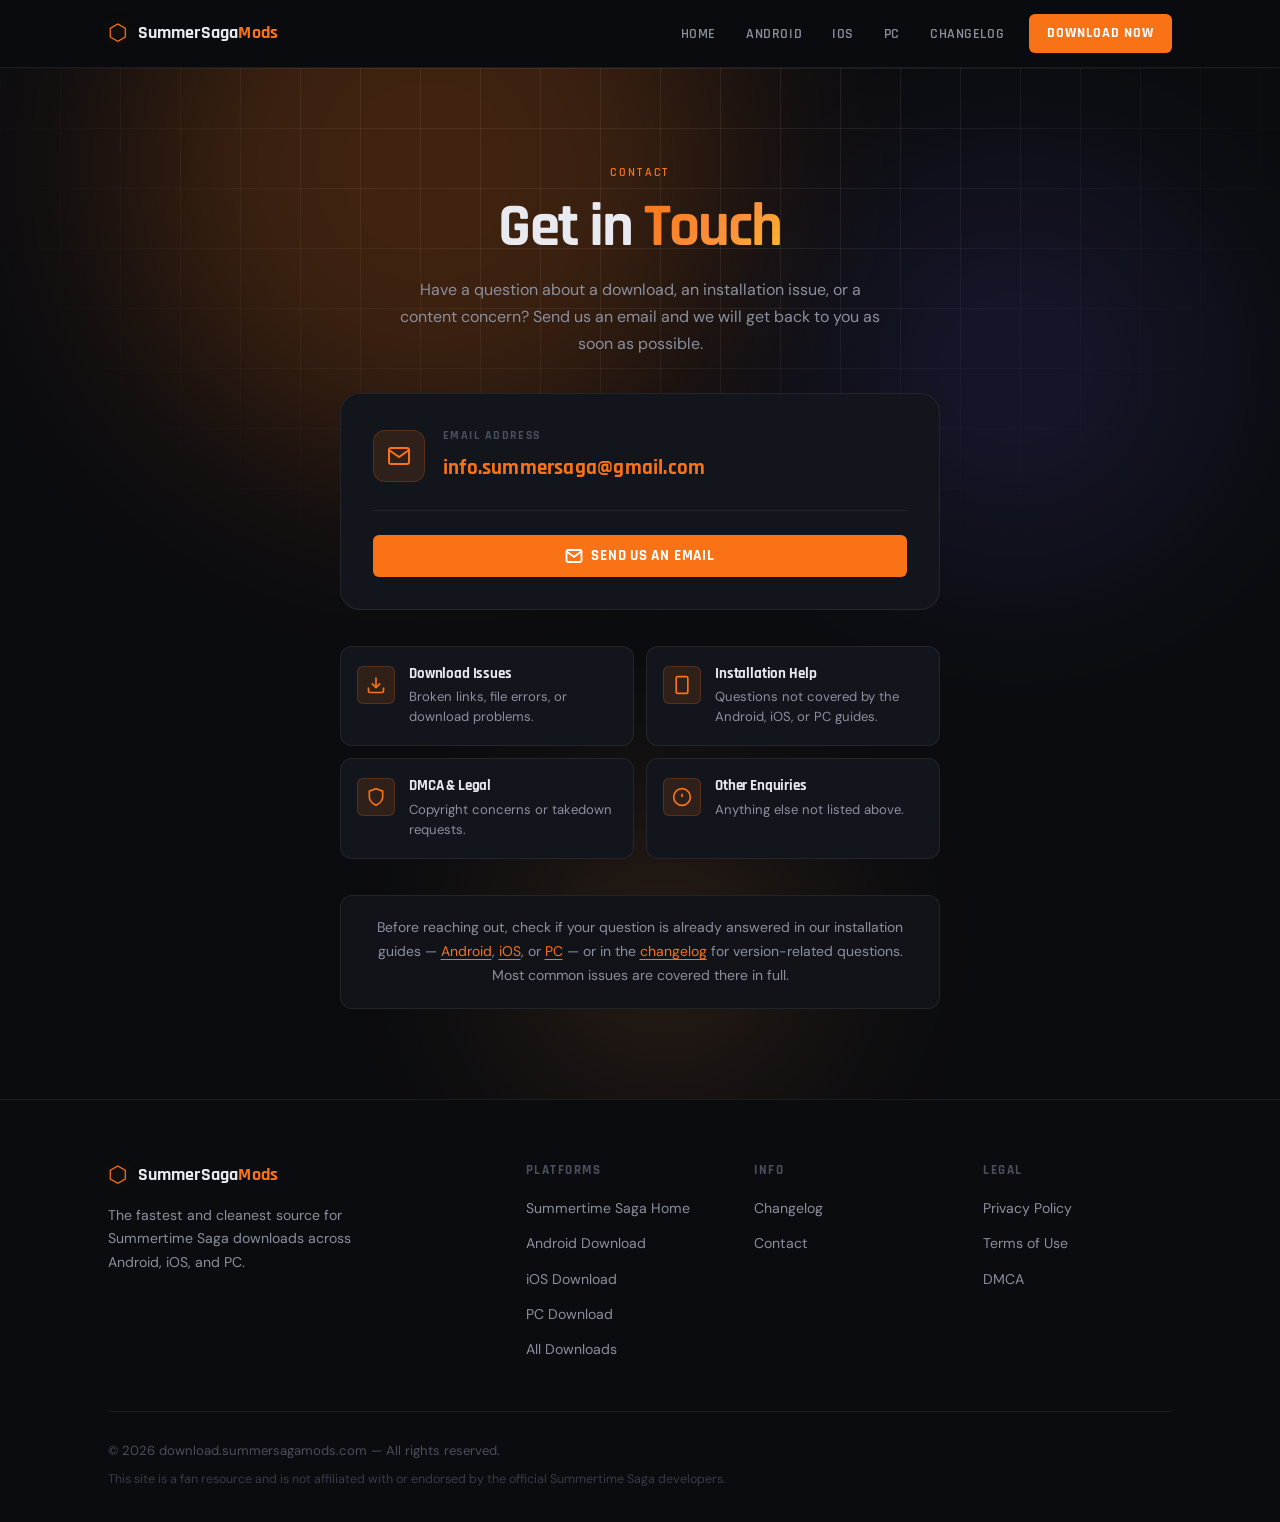
<file: contact/index.html>
<!DOCTYPE html>
<html lang="en">
<head>
  <meta charset="UTF-8">
  <meta name="viewport" content="width=device-width, initial-scale=1.0">
  <title>Contact — SummerSagaMods</title>
  <meta name="description" content="Get in touch with the SummerSagaMods team. Contact us by email for questions about downloads, installation guides, or DMCA matters.">
  <meta name="robots" content="index, follow">
  <link rel="canonical" href="https://download.summersagamods.com/contact/" />
  <link rel="preconnect" href="https://fonts.googleapis.com">
  <link rel="preconnect" href="https://fonts.gstatic.com" crossorigin>
  <link href="https://fonts.googleapis.com/css2?family=Rajdhani:wght@400;500;600;700&family=DM+Sans:wght@300;400;500&display=swap" rel="stylesheet">
  <link rel="stylesheet" href="/style.css">
  <style>
  /* ── CONTACT PAGE STYLES ──────────────────────────────────── */
  .contact-page {
    position: relative;
    min-height: calc(100svh - var(--header-h));
    display: flex;
    align-items: center;
    overflow: hidden;
    padding-block: clamp(60px, 10vh, 100px);
  }
  .contact-bg {
    position: absolute;
    inset: 0;
    pointer-events: none;
  }
  .contact-inner {
    display: flex;
    flex-direction: column;
    align-items: center;
    gap: 36px;
    position: relative;
    z-index: 1;
    max-width: 600px;
    margin-inline: auto;
    width: 100%;
  }
  .contact-intro {
    text-align: center;
    width: 100%;
  }
  .contact-intro .section-label {
    margin-bottom: 14px;
  }
  .contact-intro h1 {
    font-family: 'Rajdhani', sans-serif;
    font-size: clamp(2.4rem, 6vw, 3.8rem);
    font-weight: 700;
    line-height: 1.05;
    letter-spacing: -0.03em;
    margin-bottom: 16px;
    color: var(--text);
  }
  .contact-intro p {
    font-size: 1rem;
    color: var(--text-muted);
    line-height: 1.7;
    max-width: 480px;
    margin-inline: auto;
  }
  /* ── EMAIL CARD ─────────────────────────────────────────── */
  .contact-card {
    width: 100%;
    background: var(--bg-card);
    border: 1px solid var(--border);
    border-radius: var(--radius-lg);
    padding: 32px;
    display: flex;
    flex-direction: column;
    gap: 24px;
    transition: border-color var(--speed);
    box-sizing: border-box;
  }
  .contact-card:hover {
    border-color: var(--border-hover);
  }
  .contact-card-row {
    display: flex;
    align-items: center;
    gap: 18px;
  }
  .contact-icon {
    flex-shrink: 0;
    width: 52px;
    height: 52px;
    border-radius: var(--radius);
    background: var(--accent-soft);
    border: 1px solid rgba(249,115,22,0.2);
    display: flex;
    align-items: center;
    justify-content: center;
    color: var(--accent);
  }
  .contact-detail {
    display: flex;
    flex-direction: column;
    gap: 5px;
  }
  .contact-label {
    font-family: 'Rajdhani', sans-serif;
    font-size: 0.75rem;
    font-weight: 700;
    letter-spacing: 0.12em;
    text-transform: uppercase;
    color: var(--text-faint);
  }
  .contact-email {
    font-family: 'Rajdhani', sans-serif;
    font-size: 1.3rem;
    font-weight: 700;
    color: var(--accent);
    letter-spacing: 0.01em;
    text-decoration: none;
    transition: color var(--speed);
  }
  .contact-email:hover {
    color: var(--accent-2);
    text-decoration: underline;
    text-underline-offset: 3px;
  }
  .contact-divider {
    height: 1px;
    background: var(--border);
    width: 100%;
  }
  /* ── TOPIC GRID ─────────────────────────────────────────── */
  .contact-topics {
    width: 100%;
    display: grid;
    grid-template-columns: repeat(2, 1fr);
    gap: 12px;
  }
  .contact-topic {
    display: flex;
    align-items: flex-start;
    gap: 14px;
    padding: 18px 16px;
    background: var(--bg-card);
    border: 1px solid var(--border);
    border-radius: var(--radius);
    transition: border-color var(--speed), background var(--speed);
  }
  .contact-topic:hover {
    border-color: var(--border-hover);
    background: var(--bg-card-hover);
  }
  .topic-icon {
    flex-shrink: 0;
    width: 38px;
    height: 38px;
    border-radius: var(--radius-sm);
    background: var(--accent-soft);
    border: 1px solid rgba(249,115,22,0.2);
    display: flex;
    align-items: center;
    justify-content: center;
    color: var(--accent);
  }
  .topic-detail {
    display: flex;
    flex-direction: column;
    gap: 4px;
  }
  .topic-detail strong {
    font-family: 'Rajdhani', sans-serif;
    font-size: 0.95rem;
    font-weight: 700;
    color: var(--text);
    letter-spacing: -0.01em;
    line-height: 1.2;
    display: block;
  }
  .topic-detail span {
    font-size: 0.82rem;
    color: var(--text-muted);
    line-height: 1.55;
  }
  /* ── SELF-HELP ──────────────────────────────────────────── */
  .contact-selfhelp {
    width: 100%;
    padding: 20px 24px;
    background: var(--bg-2);
    border: 1px solid var(--border);
    border-radius: var(--radius);
    text-align: center;
    box-sizing: border-box;
  }
  .contact-selfhelp p {
    font-size: 0.875rem;
    color: var(--text-muted);
    line-height: 1.7;
  }
  .contact-selfhelp a {
    color: var(--accent);
    text-decoration: underline;
    text-underline-offset: 3px;
    transition: color var(--speed);
  }
  .contact-selfhelp a:hover {
    color: var(--accent-2);
  }
  /* ── RESPONSIVE ─────────────────────────────────────────── */
  @media (max-width: 600px) {
    .contact-card { padding: 22px 18px; }
    .contact-email { font-size: 1rem; }
    .contact-topics { grid-template-columns: 1fr; }
    .contact-topic { padding: 14px 12px; }
  }
  @media (max-width: 400px) {
    .contact-card-row {
      flex-direction: column;
      align-items: flex-start;
      gap: 12px;
    }
  }
  </style>
</head>
<body>

  <header class="site-header" id="site-header" role="banner">
    <div class="header-inner">
      <a href="/" class="logo" aria-label="Summertime Saga Download Home">
        <span class="logo-icon">&#x2B21;</span>
        <span class="logo-text">SummerSaga<em>Mods</em></span>
      </a>
      <button class="nav-toggle" id="nav-toggle" aria-label="Toggle navigation" aria-expanded="false" aria-controls="main-nav">
        <span></span><span></span><span></span>
      </button>
      <nav class="main-nav" id="main-nav" role="navigation" aria-label="Main navigation">
        <ul>
          <li><a href="/" class="nav-link">Home</a></li>
          <li><a href="/android/" class="nav-link">Android</a></li>
          <li><a href="/ios/" class="nav-link">iOS</a></li>
          <li><a href="/pc/" class="nav-link">PC</a></li>
          <li><a href="/changelog/" class="nav-link">Changelog</a></li>
          <li><a href="/download/" class="nav-cta">Download Now</a></li>
        </ul>
      </nav>
    </div>
  </header>

  <main id="main-content">

    <section class="contact-page" aria-labelledby="contact-heading">

      <div class="contact-bg" aria-hidden="true">
        <div class="hero-grid"></div>
        <div class="hero-glow glow-1"></div>
        <div class="hero-glow glow-2"></div>
        <div class="hero-glow glow-3"></div>
      </div>

      <div class="container">
        <div class="contact-inner">

          <div class="contact-intro">
            <div class="section-label">Contact</div>
            <h1 id="contact-heading">
              Get in <span class="gradient-text">Touch</span>
            </h1>
            <p>Have a question about a download, an installation issue, or a content concern? Send us an email and we will get back to you as soon as possible.</p>
          </div>

          <div class="contact-card">
            <div class="contact-card-row">
              <div class="contact-icon" aria-hidden="true">
                <svg width="24" height="24" viewBox="0 0 24 24" fill="none" stroke="currentColor" stroke-width="2">
                  <path d="M4 4h16c1.1 0 2 .9 2 2v12c0 1.1-.9 2-2 2H4c-1.1 0-2-.9-2-2V6c0-1.1.9-2 2-2z"/>
                  <polyline points="22,6 12,13 2,6"/>
                </svg>
              </div>
              <div class="contact-detail">
                <span class="contact-label">Email Address</span>
                <a href="mailto:info.summersaga@gmail.com" class="contact-email">info.summersaga@gmail.com</a>
              </div>
            </div>

            <div class="contact-divider" aria-hidden="true"></div>

            <a href="mailto:info.summersaga@gmail.com" class="btn btn-primary btn-full">
              <svg width="18" height="18" viewBox="0 0 24 24" fill="none" stroke="currentColor" stroke-width="2.5" aria-hidden="true">
                <path d="M4 4h16c1.1 0 2 .9 2 2v12c0 1.1-.9 2-2 2H4c-1.1 0-2-.9-2-2V6c0-1.1.9-2 2-2z"/>
                <polyline points="22,6 12,13 2,6"/>
              </svg>
              Send Us an Email
            </a>
          </div>

          <div class="contact-topics" role="list">

            <div class="contact-topic" role="listitem">
              <div class="topic-icon" aria-hidden="true">
                <svg width="20" height="20" viewBox="0 0 24 24" fill="none" stroke="currentColor" stroke-width="2">
                  <path d="M21 15v4a2 2 0 0 1-2 2H5a2 2 0 0 1-2-2v-4"/>
                  <polyline points="7 10 12 15 17 10"/>
                  <line x1="12" y1="15" x2="12" y2="3"/>
                </svg>
              </div>
              <div class="topic-detail">
                <strong>Download Issues</strong>
                <span>Broken links, file errors, or download problems.</span>
              </div>
            </div>

            <div class="contact-topic" role="listitem">
              <div class="topic-icon" aria-hidden="true">
                <svg width="20" height="20" viewBox="0 0 24 24" fill="none" stroke="currentColor" stroke-width="2">
                  <rect x="5" y="2" width="14" height="20" rx="2"/>
                  <line x1="12" y1="18" x2="12.01" y2="18"/>
                </svg>
              </div>
              <div class="topic-detail">
                <strong>Installation Help</strong>
                <span>Questions not covered by the Android, iOS, or PC guides.</span>
              </div>
            </div>

            <div class="contact-topic" role="listitem">
              <div class="topic-icon" aria-hidden="true">
                <svg width="20" height="20" viewBox="0 0 24 24" fill="none" stroke="currentColor" stroke-width="2">
                  <path d="M12 22s8-4 8-10V5l-8-3-8 3v7c0 6 8 10 8 10z"/>
                </svg>
              </div>
              <div class="topic-detail">
                <strong>DMCA &amp; Legal</strong>
                <span>Copyright concerns or takedown requests.</span>
              </div>
            </div>

            <div class="contact-topic" role="listitem">
              <div class="topic-icon" aria-hidden="true">
                <svg width="20" height="20" viewBox="0 0 24 24" fill="none" stroke="currentColor" stroke-width="2">
                  <circle cx="12" cy="12" r="10"/>
                  <line x1="12" y1="8" x2="12" y2="12"/>
                  <line x1="12" y1="16" x2="12.01" y2="16"/>
                </svg>
              </div>
              <div class="topic-detail">
                <strong>Other Enquiries</strong>
                <span>Anything else not listed above.</span>
              </div>
            </div>

          </div>

          <div class="contact-selfhelp">
            <p>Before reaching out, check if your question is already answered in our installation guides &mdash; <a href="/android/">Android</a>, <a href="/ios/">iOS</a>, or <a href="/pc/">PC</a> &mdash; or in the <a href="/changelog/">changelog</a> for version-related questions. Most common issues are covered there in full.</p>
          </div>

        </div>
      </div>
    </section>

  </main>

  <footer class="site-footer" role="contentinfo">
    <div class="footer-inner container">
      <div class="footer-top">
        <div class="footer-brand">
          <a href="/" class="logo" aria-label="Summertime Saga Download Home">
            <span class="logo-icon">&#x2B21;</span>
            <span class="logo-text">SummerSaga<em>Mods</em></span>
          </a>
          <p>The fastest and cleanest source for Summertime Saga downloads across Android, iOS, and PC.</p>
        </div>
        <nav class="footer-nav" aria-label="Platform pages">
          <strong>Platforms</strong>
          <ul>
            <li><a href="/">Summertime Saga Home</a></li>
            <li><a href="/android/">Android Download</a></li>
            <li><a href="/ios/">iOS Download</a></li>
            <li><a href="/pc/">PC Download</a></li>
            <li><a href="/download/">All Downloads</a></li>
          </ul>
        </nav>
        <nav class="footer-nav" aria-label="Site pages">
          <strong>Info</strong>
          <ul>
            <li><a href="/changelog/">Changelog</a></li>
            <li><a href="/contact/">Contact</a></li>
          </ul>
        </nav>
        <nav class="footer-nav" aria-label="Legal pages">
          <strong>Legal</strong>
          <ul>
            <li><a href="/privacy-policy/">Privacy Policy</a></li>
            <li><a href="/terms/">Terms of Use</a></li>
            <li><a href="/dmca/">DMCA</a></li>
          </ul>
        </nav>
      </div>
      <div class="footer-bottom">
        <p class="footer-copy">&copy; <span id="year"></span> download.summersagamods.com &mdash; All rights reserved.</p>
        <p class="footer-disclaimer">This site is a fan resource and is not affiliated with or endorsed by the official Summertime Saga developers.</p>
      </div>
    </div>
  </footer>

  <script src="/script.js"></script>
</body>
</html>
</file>
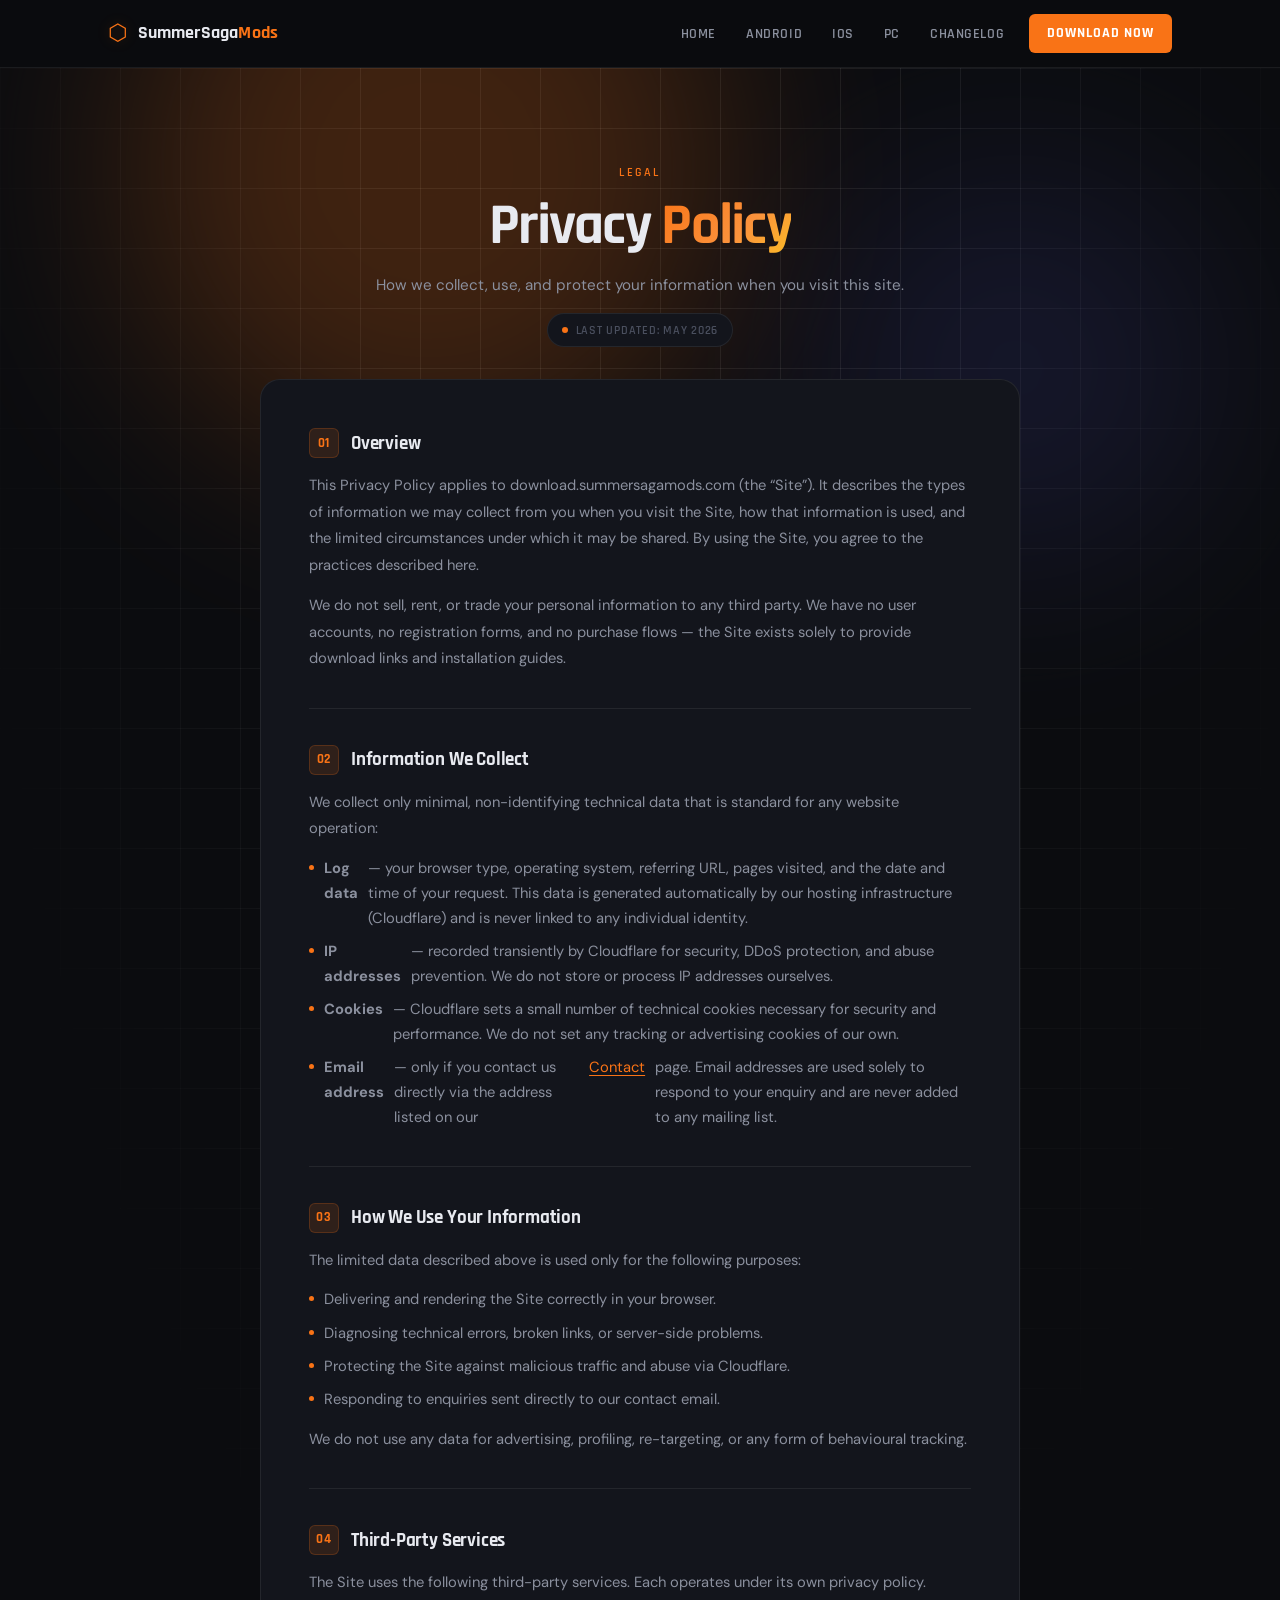
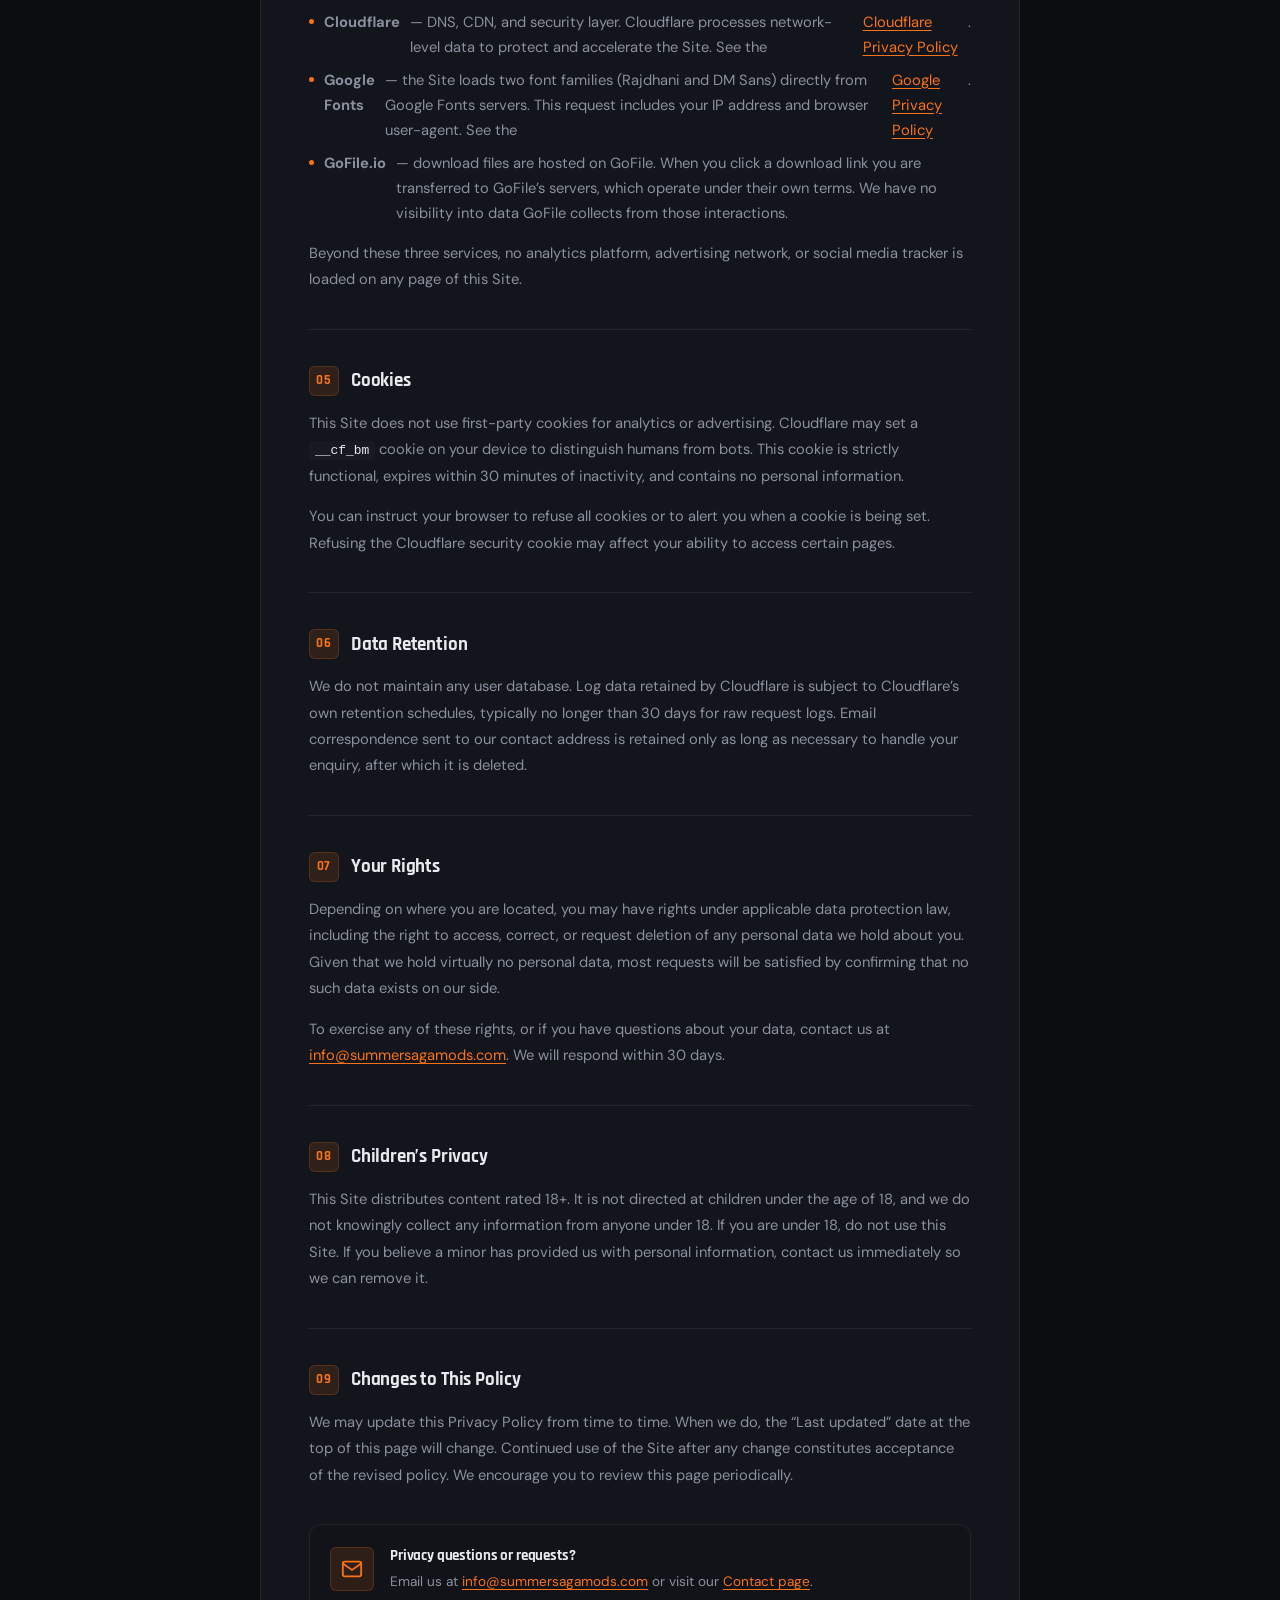
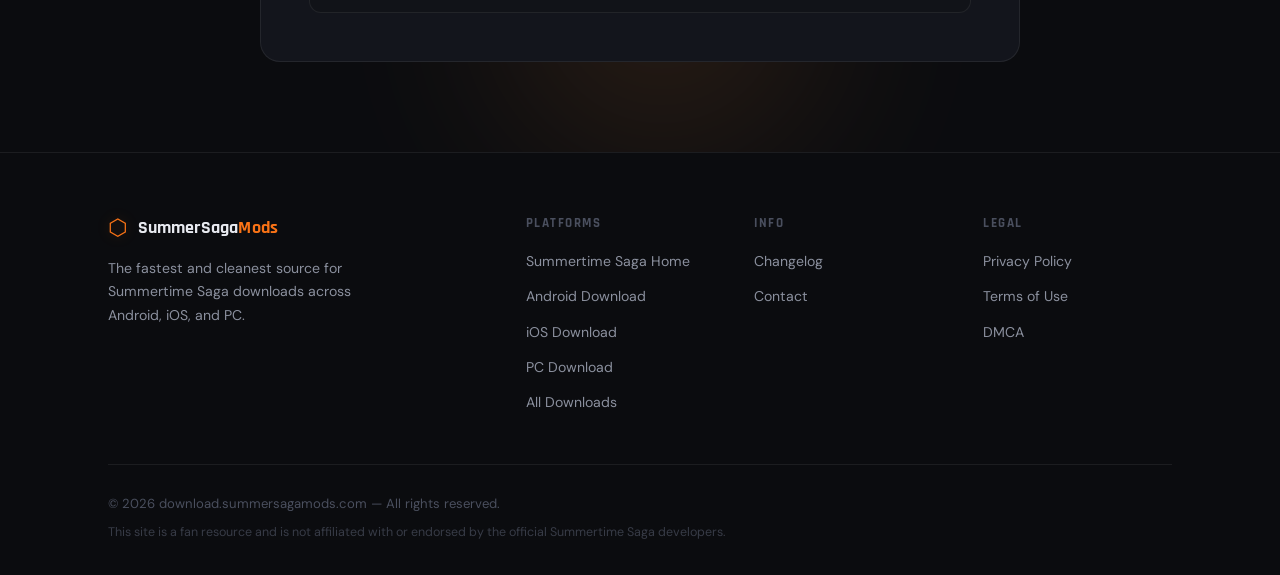
<file: privacy-policy/index.html>
<!DOCTYPE html>
<html lang="en">
<head>
  <meta charset="UTF-8">
  <meta name="viewport" content="width=device-width, initial-scale=1.0">
  <title>Privacy Policy &mdash; SummerSagaMods</title>
  <meta name="description" content="Privacy Policy for download.summersagamods.com. Learn what data we collect, how we use it, and your rights as a visitor.">
  <meta name="robots" content="noindex, follow">
  <link rel="canonical" href="https://download.summersagamods.com/privacy-policy/" />
  <link rel="preconnect" href="https://fonts.googleapis.com">
  <link rel="preconnect" href="https://fonts.gstatic.com" crossorigin>
  <link href="https://fonts.googleapis.com/css2?family=Rajdhani:wght@400;500;600;700&family=DM+Sans:wght@300;400;500&display=swap" rel="stylesheet">
  <link rel="stylesheet" href="/style.css">
  <style>
  /* ── LEGAL PAGE STYLES ──────────────────────────────────── */
  .legal-page {
    position: relative;
    overflow: hidden;
    padding-block: clamp(60px, 10vh, 100px);
    min-height: calc(100svh - var(--header-h));
  }
  .legal-bg {
    position: absolute;
    inset: 0;
    pointer-events: none;
  }
  .legal-inner {
    position: relative;
    z-index: 1;
    max-width: 760px;
    margin-inline: auto;
    width: 100%;
    display: flex;
    flex-direction: column;
    gap: 32px;
  }
  /* ── INTRO ──────────────────────────────────────────────── */
  .legal-intro {
    text-align: center;
  }
  .legal-intro .section-label {
    margin-bottom: 14px;
  }
  .legal-intro h1 {
    font-family: 'Rajdhani', sans-serif;
    font-size: clamp(2.2rem, 5.5vw, 3.6rem);
    font-weight: 700;
    line-height: 1.06;
    letter-spacing: -0.03em;
    color: var(--text);
    margin-bottom: 16px;
  }
  .legal-intro p {
    font-size: 0.95rem;
    color: var(--text-muted);
    line-height: 1.7;
  }
  .legal-meta {
    display: inline-flex;
    align-items: center;
    gap: 8px;
    margin-top: 14px;
    padding: 6px 14px;
    background: var(--bg-card);
    border: 1px solid var(--border);
    border-radius: 999px;
    font-size: 0.78rem;
    color: var(--text-faint);
    font-family: 'Rajdhani', sans-serif;
    font-weight: 600;
    letter-spacing: 0.06em;
    text-transform: uppercase;
  }
  .legal-meta-dot {
    width: 6px;
    height: 6px;
    border-radius: 50%;
    background: var(--accent);
    flex-shrink: 0;
  }
  /* ── CONTENT CARD ───────────────────────────────────────── */
  .legal-card {
    background: var(--bg-card);
    border: 1px solid var(--border);
    border-radius: var(--radius-lg);
    padding: clamp(24px, 5vw, 48px);
    display: flex;
    flex-direction: column;
    gap: 36px;
    box-sizing: border-box;
    transition: border-color var(--speed);
  }
  .legal-card:hover {
    border-color: var(--border-hover);
  }
  /* ── SECTION BLOCK ──────────────────────────────────────── */
  .legal-section {
    display: flex;
    flex-direction: column;
    gap: 14px;
  }
  .legal-section + .legal-section {
    padding-top: 36px;
    border-top: 1px solid var(--border);
  }
  .legal-section-heading {
    display: flex;
    align-items: center;
    gap: 12px;
  }
  .legal-section-num {
    flex-shrink: 0;
    width: 30px;
    height: 30px;
    border-radius: var(--radius-sm);
    background: var(--accent-soft);
    border: 1px solid rgba(249,115,22,0.2);
    display: flex;
    align-items: center;
    justify-content: center;
    font-family: 'Rajdhani', sans-serif;
    font-size: 0.8rem;
    font-weight: 700;
    color: var(--accent);
    letter-spacing: 0.04em;
  }
  .legal-section h2 {
    font-family: 'Rajdhani', sans-serif;
    font-size: 1.2rem;
    font-weight: 700;
    color: var(--text);
    letter-spacing: -0.01em;
    line-height: 1.2;
    margin: 0;
  }
  .legal-section p {
    font-size: 0.92rem;
    color: var(--text-muted);
    line-height: 1.8;
    margin: 0;
  }
  .legal-section ul {
    margin: 0;
    padding-left: 0;
    list-style: none;
    display: flex;
    flex-direction: column;
    gap: 8px;
  }
  .legal-section ul li {
    display: flex;
    align-items: flex-start;
    gap: 10px;
    font-size: 0.92rem;
    color: var(--text-muted);
    line-height: 1.7;
  }
  .legal-section ul li::before {
    content: '';
    flex-shrink: 0;
    width: 5px;
    height: 5px;
    border-radius: 50%;
    background: var(--accent);
    margin-top: 9px;
  }
  .legal-section a {
    color: var(--accent);
    text-decoration: underline;
    text-underline-offset: 3px;
    transition: color var(--speed);
  }
  .legal-section a:hover {
    color: var(--accent-2);
  }
  /* ── CONTACT CALLOUT ────────────────────────────────────── */
  .legal-contact-callout {
    display: flex;
    align-items: center;
    gap: 16px;
    padding: 18px 20px;
    background: var(--bg-2);
    border: 1px solid var(--border);
    border-radius: var(--radius);
    box-sizing: border-box;
  }
  .legal-callout-icon {
    flex-shrink: 0;
    width: 44px;
    height: 44px;
    border-radius: var(--radius-sm);
    background: var(--accent-soft);
    border: 1px solid rgba(249,115,22,0.2);
    display: flex;
    align-items: center;
    justify-content: center;
    color: var(--accent);
  }
  .legal-callout-text {
    display: flex;
    flex-direction: column;
    gap: 3px;
  }
  .legal-callout-text strong {
    font-family: 'Rajdhani', sans-serif;
    font-size: 0.95rem;
    font-weight: 700;
    color: var(--text);
    letter-spacing: -0.01em;
  }
  .legal-callout-text span {
    font-size: 0.85rem;
    color: var(--text-muted);
  }
  .legal-callout-text a {
    color: var(--accent);
    text-decoration: underline;
    text-underline-offset: 3px;
    transition: color var(--speed);
  }
  .legal-callout-text a:hover {
    color: var(--accent-2);
  }
  /* ── RESPONSIVE ─────────────────────────────────────────── */
  @media (max-width: 640px) {
    .legal-card { padding: 22px 18px; gap: 28px; }
    .legal-section + .legal-section { padding-top: 28px; }
    .legal-contact-callout { flex-direction: column; align-items: flex-start; }
  }
  @media (max-width: 400px) {
    .legal-section-heading { flex-direction: column; align-items: flex-start; gap: 8px; }
  }
  </style>
</head>
<body>

  <header class="site-header" id="site-header" role="banner">
    <div class="header-inner">
      <a href="/" class="logo" aria-label="Summertime Saga Download Home">
        <span class="logo-icon">&#x2B21;</span>
        <span class="logo-text">SummerSaga<em>Mods</em></span>
      </a>
      <button class="nav-toggle" id="nav-toggle" aria-label="Toggle navigation" aria-expanded="false" aria-controls="main-nav">
        <span></span><span></span><span></span>
      </button>
      <nav class="main-nav" id="main-nav" role="navigation" aria-label="Main navigation">
        <ul>
          <li><a href="/" class="nav-link">Home</a></li>
          <li><a href="/android/" class="nav-link">Android</a></li>
          <li><a href="/ios/" class="nav-link">iOS</a></li>
          <li><a href="/pc/" class="nav-link">PC</a></li>
          <li><a href="/changelog/" class="nav-link">Changelog</a></li>
          <li><a href="/download/" class="nav-cta">Download Now</a></li>
        </ul>
      </nav>
    </div>
  </header>

  <main id="main-content">

    <section class="legal-page" aria-labelledby="privacy-heading">

      <div class="legal-bg" aria-hidden="true">
        <div class="hero-grid"></div>
        <div class="hero-glow glow-1"></div>
        <div class="hero-glow glow-2"></div>
        <div class="hero-glow glow-3"></div>
      </div>

      <div class="container">
        <div class="legal-inner">

          <div class="legal-intro">
            <div class="section-label">Legal</div>
            <h1 id="privacy-heading">Privacy <span class="gradient-text">Policy</span></h1>
            <p>How we collect, use, and protect your information when you visit this site.</p>
            <div class="legal-meta">
              <span class="legal-meta-dot" aria-hidden="true"></span>
              Last updated: May 2026
            </div>
          </div>

          <div class="legal-card">

            <div class="legal-section">
              <div class="legal-section-heading">
                <div class="legal-section-num" aria-hidden="true">01</div>
                <h2>Overview</h2>
              </div>
              <p>This Privacy Policy applies to download.summersagamods.com (the &ldquo;Site&rdquo;). It describes the types of information we may collect from you when you visit the Site, how that information is used, and the limited circumstances under which it may be shared. By using the Site, you agree to the practices described here.</p>
              <p>We do not sell, rent, or trade your personal information to any third party. We have no user accounts, no registration forms, and no purchase flows &mdash; the Site exists solely to provide download links and installation guides.</p>
            </div>

            <div class="legal-section">
              <div class="legal-section-heading">
                <div class="legal-section-num" aria-hidden="true">02</div>
                <h2>Information We Collect</h2>
              </div>
              <p>We collect only minimal, non-identifying technical data that is standard for any website operation:</p>
              <ul>
                <li><strong>Log data</strong> &mdash; your browser type, operating system, referring URL, pages visited, and the date and time of your request. This data is generated automatically by our hosting infrastructure (Cloudflare) and is never linked to any individual identity.</li>
                <li><strong>IP addresses</strong> &mdash; recorded transiently by Cloudflare for security, DDoS protection, and abuse prevention. We do not store or process IP addresses ourselves.</li>
                <li><strong>Cookies</strong> &mdash; Cloudflare sets a small number of technical cookies necessary for security and performance. We do not set any tracking or advertising cookies of our own.</li>
                <li><strong>Email address</strong> &mdash; only if you contact us directly via the address listed on our <a href="/contact/">Contact</a> page. Email addresses are used solely to respond to your enquiry and are never added to any mailing list.</li>
              </ul>
            </div>

            <div class="legal-section">
              <div class="legal-section-heading">
                <div class="legal-section-num" aria-hidden="true">03</div>
                <h2>How We Use Your Information</h2>
              </div>
              <p>The limited data described above is used only for the following purposes:</p>
              <ul>
                <li>Delivering and rendering the Site correctly in your browser.</li>
                <li>Diagnosing technical errors, broken links, or server-side problems.</li>
                <li>Protecting the Site against malicious traffic and abuse via Cloudflare.</li>
                <li>Responding to enquiries sent directly to our contact email.</li>
              </ul>
              <p>We do not use any data for advertising, profiling, re-targeting, or any form of behavioural tracking.</p>
            </div>

            <div class="legal-section">
              <div class="legal-section-heading">
                <div class="legal-section-num" aria-hidden="true">04</div>
                <h2>Third-Party Services</h2>
              </div>
              <p>The Site uses the following third-party services. Each operates under its own privacy policy.</p>
              <ul>
                <li><strong>Cloudflare</strong> &mdash; DNS, CDN, and security layer. Cloudflare processes network-level data to protect and accelerate the Site. See the <a href="https://www.cloudflare.com/privacypolicy/" rel="nofollow noopener noreferrer" target="_blank">Cloudflare Privacy Policy</a>.</li>
                <li><strong>Google Fonts</strong> &mdash; the Site loads two font families (Rajdhani and DM Sans) directly from Google Fonts servers. This request includes your IP address and browser user-agent. See the <a href="https://policies.google.com/privacy" rel="nofollow noopener noreferrer" target="_blank">Google Privacy Policy</a>.</li>
                <li><strong>GoFile.io</strong> &mdash; download files are hosted on GoFile. When you click a download link you are transferred to GoFile&rsquo;s servers, which operate under their own terms. We have no visibility into data GoFile collects from those interactions.</li>
              </ul>
              <p>Beyond these three services, no analytics platform, advertising network, or social media tracker is loaded on any page of this Site.</p>
            </div>

            <div class="legal-section">
              <div class="legal-section-heading">
                <div class="legal-section-num" aria-hidden="true">05</div>
                <h2>Cookies</h2>
              </div>
              <p>This Site does not use first-party cookies for analytics or advertising. Cloudflare may set a <code style="background:var(--bg-3);padding:2px 6px;border-radius:4px;font-size:0.88em;color:var(--text);">__cf_bm</code> cookie on your device to distinguish humans from bots. This cookie is strictly functional, expires within 30 minutes of inactivity, and contains no personal information.</p>
              <p>You can instruct your browser to refuse all cookies or to alert you when a cookie is being set. Refusing the Cloudflare security cookie may affect your ability to access certain pages.</p>
            </div>

            <div class="legal-section">
              <div class="legal-section-heading">
                <div class="legal-section-num" aria-hidden="true">06</div>
                <h2>Data Retention</h2>
              </div>
              <p>We do not maintain any user database. Log data retained by Cloudflare is subject to Cloudflare&rsquo;s own retention schedules, typically no longer than 30 days for raw request logs. Email correspondence sent to our contact address is retained only as long as necessary to handle your enquiry, after which it is deleted.</p>
            </div>

            <div class="legal-section">
              <div class="legal-section-heading">
                <div class="legal-section-num" aria-hidden="true">07</div>
                <h2>Your Rights</h2>
              </div>
              <p>Depending on where you are located, you may have rights under applicable data protection law, including the right to access, correct, or request deletion of any personal data we hold about you. Given that we hold virtually no personal data, most requests will be satisfied by confirming that no such data exists on our side.</p>
              <p>To exercise any of these rights, or if you have questions about your data, contact us at <a href="mailto:info@summersagamods.com">info@summersagamods.com</a>. We will respond within 30 days.</p>
            </div>

            <div class="legal-section">
              <div class="legal-section-heading">
                <div class="legal-section-num" aria-hidden="true">08</div>
                <h2>Children&rsquo;s Privacy</h2>
              </div>
              <p>This Site distributes content rated 18+. It is not directed at children under the age of 18, and we do not knowingly collect any information from anyone under 18. If you are under 18, do not use this Site. If you believe a minor has provided us with personal information, contact us immediately so we can remove it.</p>
            </div>

            <div class="legal-section">
              <div class="legal-section-heading">
                <div class="legal-section-num" aria-hidden="true">09</div>
                <h2>Changes to This Policy</h2>
              </div>
              <p>We may update this Privacy Policy from time to time. When we do, the &ldquo;Last updated&rdquo; date at the top of this page will change. Continued use of the Site after any change constitutes acceptance of the revised policy. We encourage you to review this page periodically.</p>
            </div>

            <div class="legal-contact-callout">
              <div class="legal-callout-icon" aria-hidden="true">
                <svg width="22" height="22" viewBox="0 0 24 24" fill="none" stroke="currentColor" stroke-width="2">
                  <path d="M4 4h16c1.1 0 2 .9 2 2v12c0 1.1-.9 2-2 2H4c-1.1 0-2-.9-2-2V6c0-1.1.9-2 2-2z"/>
                  <polyline points="22,6 12,13 2,6"/>
                </svg>
              </div>
              <div class="legal-callout-text">
                <strong>Privacy questions or requests?</strong>
                <span>Email us at <a href="mailto:info@summersagamods.com">info@summersagamods.com</a> or visit our <a href="/contact/">Contact page</a>.</span>
              </div>
            </div>

          </div>

        </div>
      </div>
    </section>

  </main>

  <footer class="site-footer" role="contentinfo">
    <div class="footer-inner container">
      <div class="footer-top">
        <div class="footer-brand">
          <a href="/" class="logo" aria-label="Summertime Saga Download Home">
            <span class="logo-icon">&#x2B21;</span>
            <span class="logo-text">SummerSaga<em>Mods</em></span>
          </a>
          <p>The fastest and cleanest source for Summertime Saga downloads across Android, iOS, and PC.</p>
        </div>
        <nav class="footer-nav" aria-label="Platform pages">
          <strong>Platforms</strong>
          <ul>
            <li><a href="/">Summertime Saga Home</a></li>
            <li><a href="/android/">Android Download</a></li>
            <li><a href="/ios/">iOS Download</a></li>
            <li><a href="/pc/">PC Download</a></li>
            <li><a href="/download/">All Downloads</a></li>
          </ul>
        </nav>
        <nav class="footer-nav" aria-label="Site pages">
          <strong>Info</strong>
          <ul>
            <li><a href="/changelog/">Changelog</a></li>
            <li><a href="/contact/">Contact</a></li>
          </ul>
        </nav>
        <nav class="footer-nav" aria-label="Legal pages">
          <strong>Legal</strong>
          <ul>
            <li><a href="/privacy-policy/">Privacy Policy</a></li>
            <li><a href="/terms/">Terms of Use</a></li>
            <li><a href="/dmca/">DMCA</a></li>
          </ul>
        </nav>
      </div>
      <div class="footer-bottom">
        <p class="footer-copy">&copy; <span id="year"></span> download.summersagamods.com &mdash; All rights reserved.</p>
        <p class="footer-disclaimer">This site is a fan resource and is not affiliated with or endorsed by the official Summertime Saga developers.</p>
      </div>
    </div>
  </footer>

  <script src="/script.js"></script>
</body>
</html>
</file>
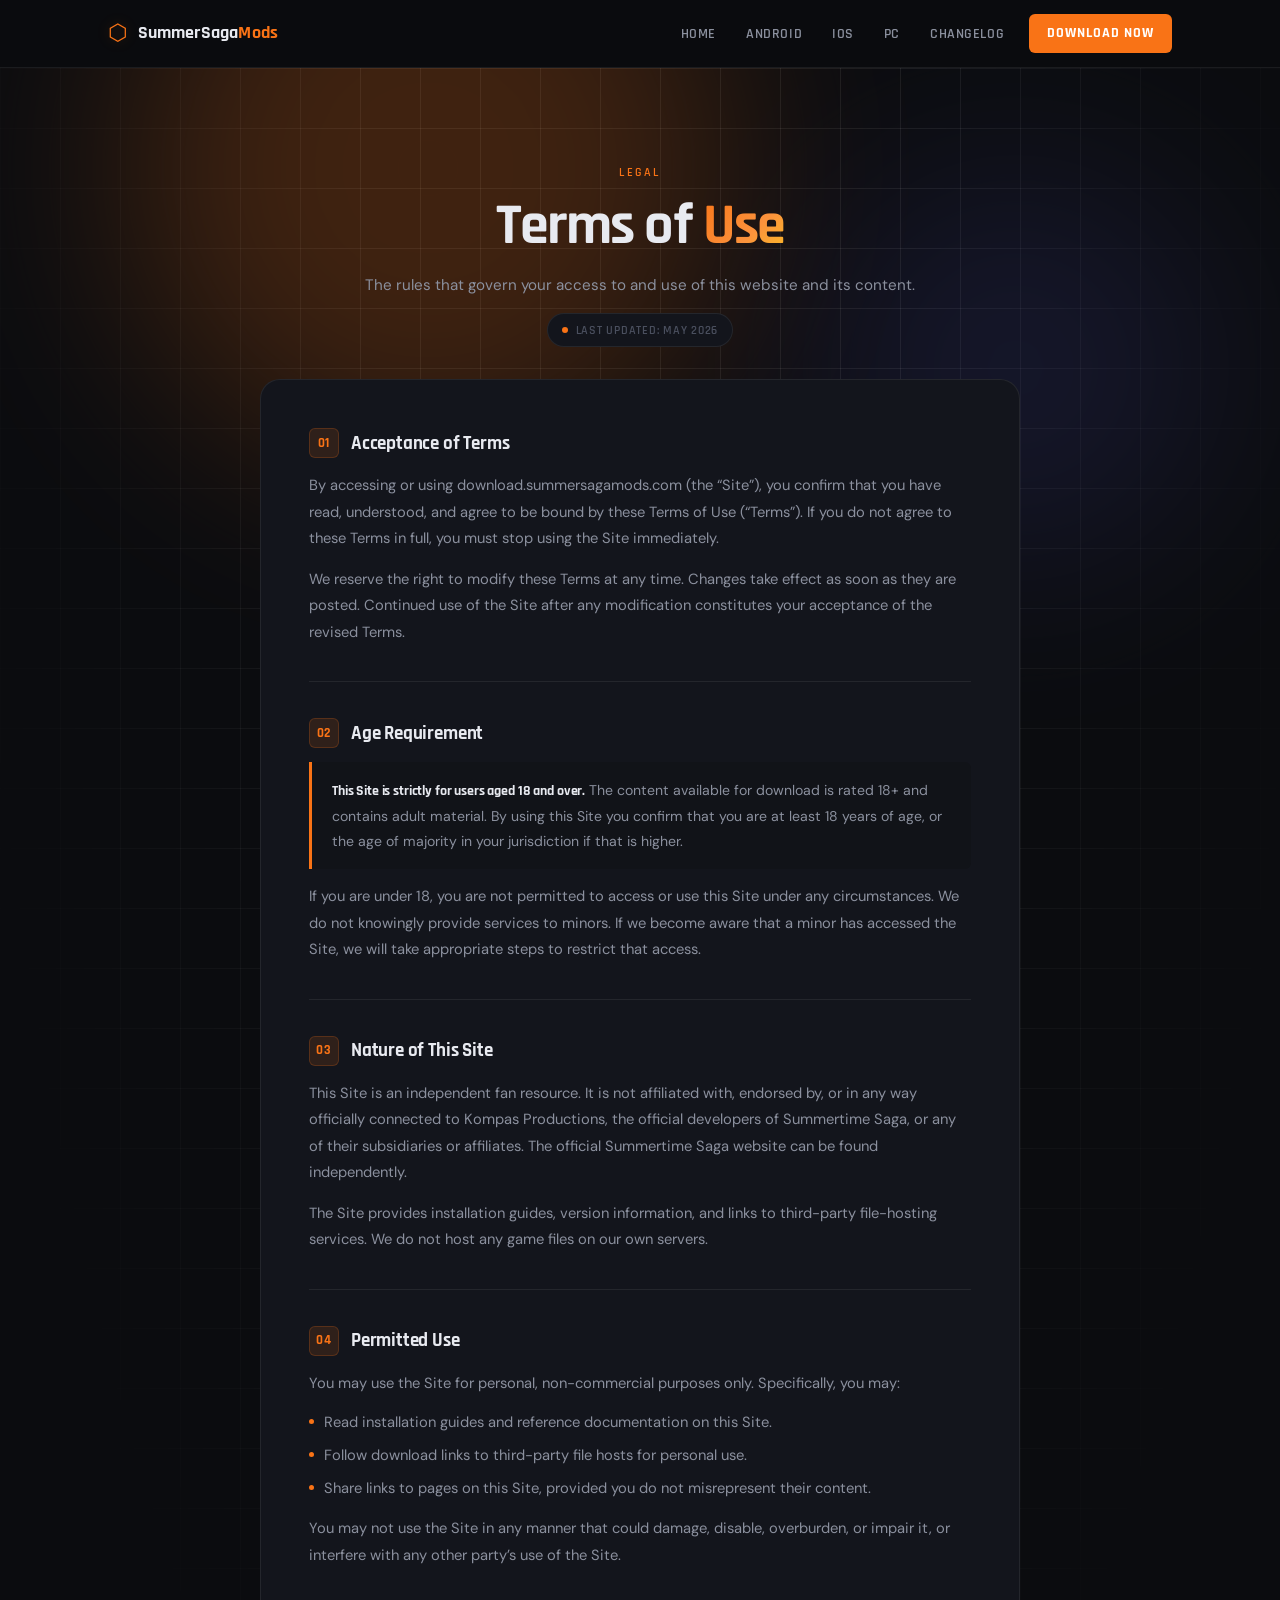
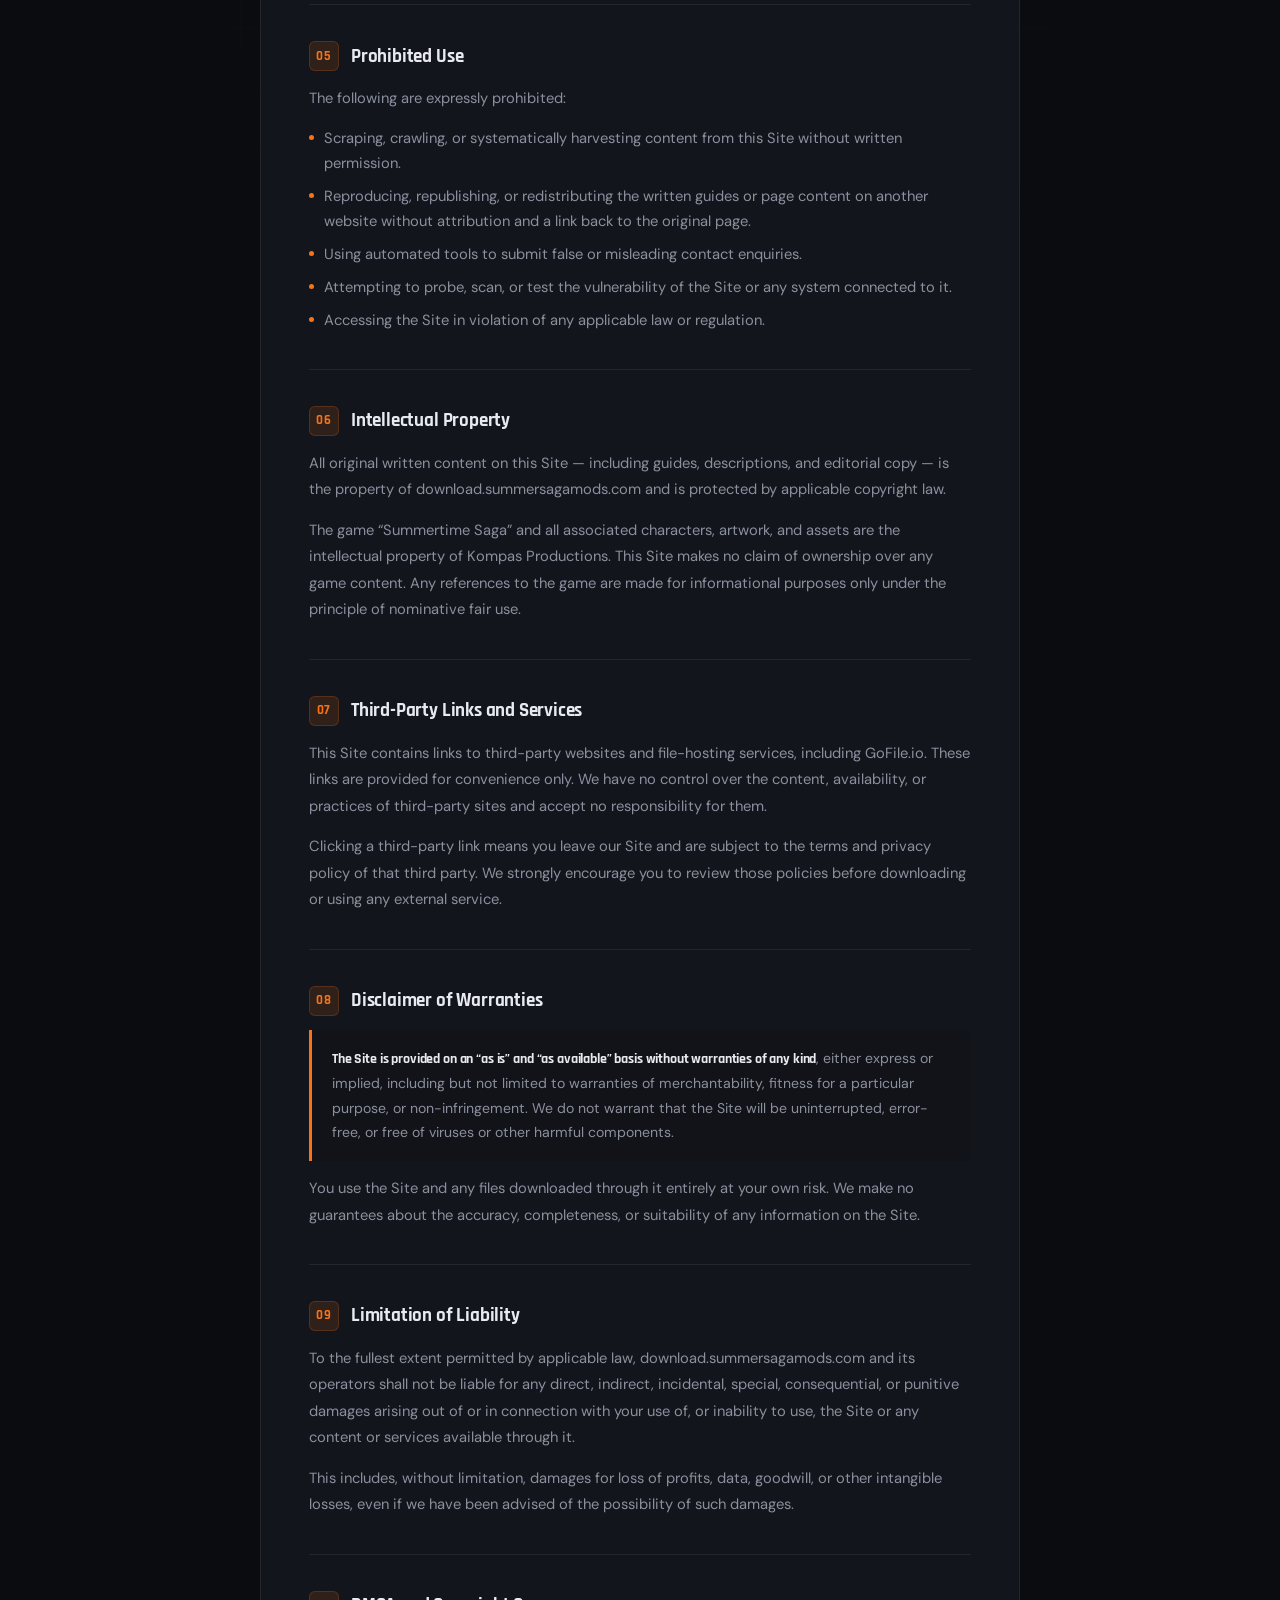
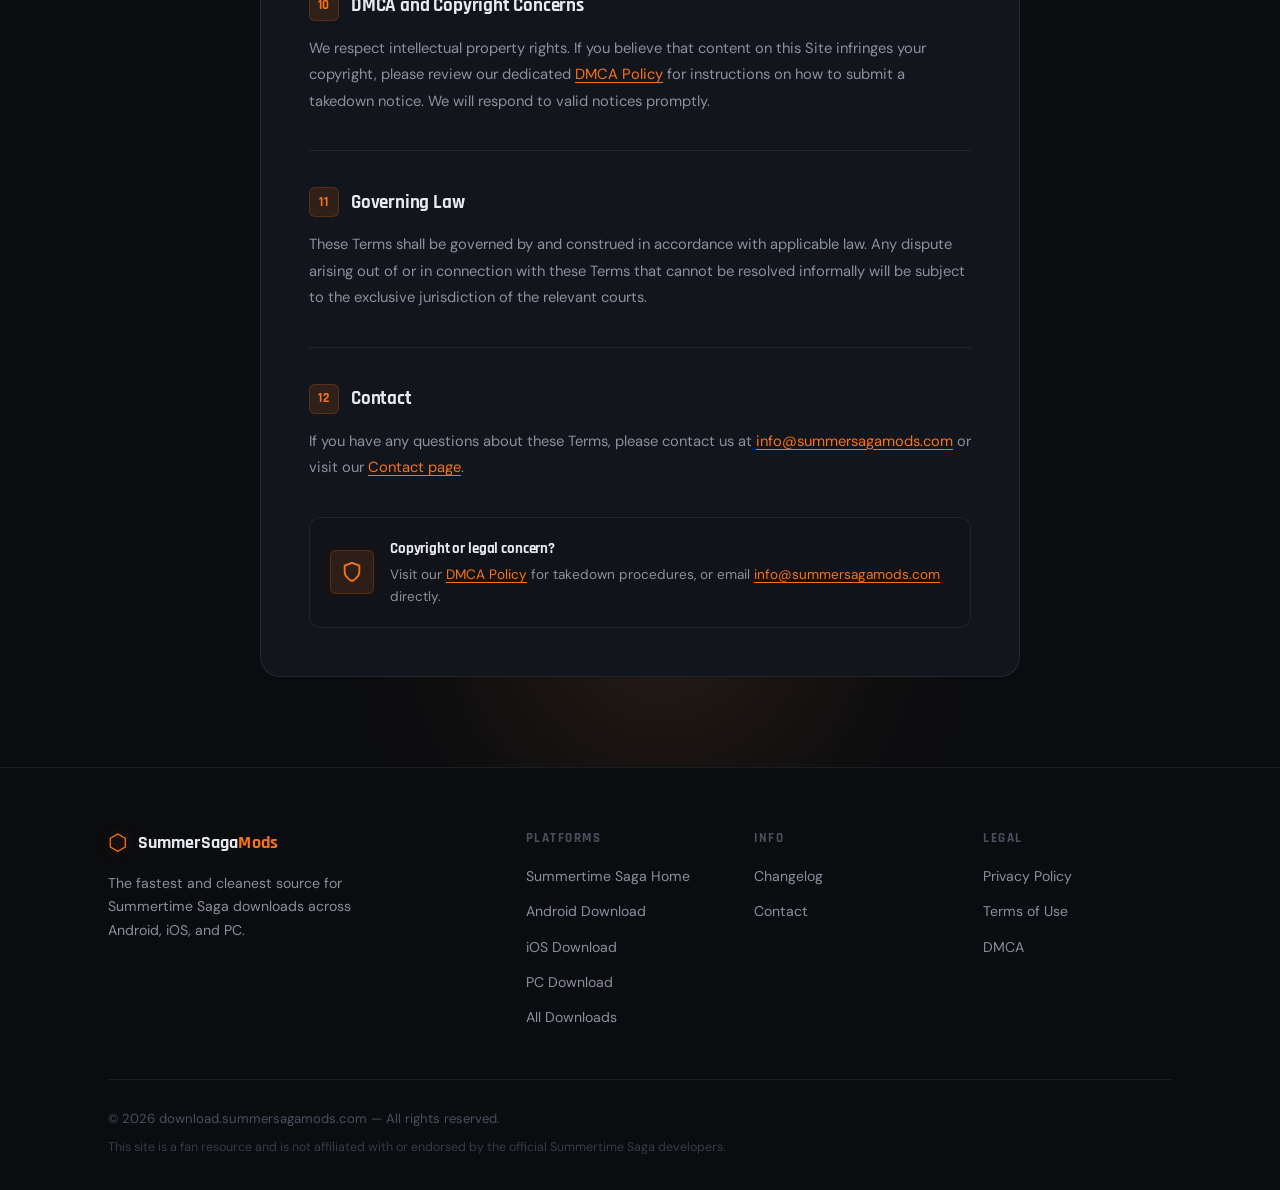
<file: terms/index.html>
<!DOCTYPE html>
<html lang="en">
<head>
  <meta charset="UTF-8">
  <meta name="viewport" content="width=device-width, initial-scale=1.0">
  <title>Terms of Use &mdash; SummerSagaMods</title>
  <meta name="description" content="Terms of Use for download.summersagamods.com. Read the rules governing your use of this site, its content, and its download links.">
  <meta name="robots" content="noindex, follow">
  <link rel="canonical" href="https://download.summersagamods.com/terms/">
  <link rel="preconnect" href="https://fonts.googleapis.com">
  <link rel="preconnect" href="https://fonts.gstatic.com" crossorigin>
  <link href="https://fonts.googleapis.com/css2?family=Rajdhani:wght@400;500;600;700&family=DM+Sans:wght@300;400;500&display=swap" rel="stylesheet">
  <link rel="stylesheet" href="/style.css">
  <style>
  /* ── LEGAL PAGE STYLES ──────────────────────────────────── */
  .legal-page {
    position: relative;
    overflow: hidden;
    padding-block: clamp(60px, 10vh, 100px);
    min-height: calc(100svh - var(--header-h));
  }
  .legal-bg {
    position: absolute;
    inset: 0;
    pointer-events: none;
  }
  .legal-inner {
    position: relative;
    z-index: 1;
    max-width: 760px;
    margin-inline: auto;
    width: 100%;
    display: flex;
    flex-direction: column;
    gap: 32px;
  }
  /* ── INTRO ──────────────────────────────────────────────── */
  .legal-intro {
    text-align: center;
  }
  .legal-intro .section-label {
    margin-bottom: 14px;
  }
  .legal-intro h1 {
    font-family: 'Rajdhani', sans-serif;
    font-size: clamp(2.2rem, 5.5vw, 3.6rem);
    font-weight: 700;
    line-height: 1.06;
    letter-spacing: -0.03em;
    color: var(--text);
    margin-bottom: 16px;
  }
  .legal-intro p {
    font-size: 0.95rem;
    color: var(--text-muted);
    line-height: 1.7;
  }
  .legal-meta {
    display: inline-flex;
    align-items: center;
    gap: 8px;
    margin-top: 14px;
    padding: 6px 14px;
    background: var(--bg-card);
    border: 1px solid var(--border);
    border-radius: 999px;
    font-size: 0.78rem;
    color: var(--text-faint);
    font-family: 'Rajdhani', sans-serif;
    font-weight: 600;
    letter-spacing: 0.06em;
    text-transform: uppercase;
  }
  .legal-meta-dot {
    width: 6px;
    height: 6px;
    border-radius: 50%;
    background: var(--accent);
    flex-shrink: 0;
  }
  /* ── CONTENT CARD ───────────────────────────────────────── */
  .legal-card {
    background: var(--bg-card);
    border: 1px solid var(--border);
    border-radius: var(--radius-lg);
    padding: clamp(24px, 5vw, 48px);
    display: flex;
    flex-direction: column;
    gap: 36px;
    box-sizing: border-box;
    transition: border-color var(--speed);
  }
  .legal-card:hover {
    border-color: var(--border-hover);
  }
  /* ── SECTION BLOCK ──────────────────────────────────────── */
  .legal-section {
    display: flex;
    flex-direction: column;
    gap: 14px;
  }
  .legal-section + .legal-section {
    padding-top: 36px;
    border-top: 1px solid var(--border);
  }
  .legal-section-heading {
    display: flex;
    align-items: center;
    gap: 12px;
  }
  .legal-section-num {
    flex-shrink: 0;
    width: 30px;
    height: 30px;
    border-radius: var(--radius-sm);
    background: var(--accent-soft);
    border: 1px solid rgba(249,115,22,0.2);
    display: flex;
    align-items: center;
    justify-content: center;
    font-family: 'Rajdhani', sans-serif;
    font-size: 0.8rem;
    font-weight: 700;
    color: var(--accent);
    letter-spacing: 0.04em;
  }
  .legal-section h2 {
    font-family: 'Rajdhani', sans-serif;
    font-size: 1.2rem;
    font-weight: 700;
    color: var(--text);
    letter-spacing: -0.01em;
    line-height: 1.2;
    margin: 0;
  }
  .legal-section p {
    font-size: 0.92rem;
    color: var(--text-muted);
    line-height: 1.8;
    margin: 0;
  }
  .legal-section ul {
    margin: 0;
    padding-left: 0;
    list-style: none;
    display: flex;
    flex-direction: column;
    gap: 8px;
  }
  .legal-section ul li {
    display: flex;
    align-items: flex-start;
    gap: 10px;
    font-size: 0.92rem;
    color: var(--text-muted);
    line-height: 1.7;
  }
  .legal-section ul li::before {
    content: '';
    flex-shrink: 0;
    width: 5px;
    height: 5px;
    border-radius: 50%;
    background: var(--accent);
    margin-top: 9px;
  }
  .legal-section a {
    color: var(--accent);
    text-decoration: underline;
    text-underline-offset: 3px;
    transition: color var(--speed);
  }
  .legal-section a:hover {
    color: var(--accent-2);
  }
  /* ── HIGHLIGHT BOX ──────────────────────────────────────── */
  .legal-highlight {
    padding: 16px 20px;
    background: var(--bg-2);
    border-left: 3px solid var(--accent);
    border-radius: 0 var(--radius-sm) var(--radius-sm) 0;
    font-size: 0.88rem;
    color: var(--text-muted);
    line-height: 1.75;
    box-sizing: border-box;
  }
  .legal-highlight strong {
    color: var(--text);
    font-family: 'Rajdhani', sans-serif;
    font-weight: 700;
    letter-spacing: -0.01em;
  }
  /* ── CONTACT CALLOUT ────────────────────────────────────── */
  .legal-contact-callout {
    display: flex;
    align-items: center;
    gap: 16px;
    padding: 18px 20px;
    background: var(--bg-2);
    border: 1px solid var(--border);
    border-radius: var(--radius);
    box-sizing: border-box;
  }
  .legal-callout-icon {
    flex-shrink: 0;
    width: 44px;
    height: 44px;
    border-radius: var(--radius-sm);
    background: var(--accent-soft);
    border: 1px solid rgba(249,115,22,0.2);
    display: flex;
    align-items: center;
    justify-content: center;
    color: var(--accent);
  }
  .legal-callout-text {
    display: flex;
    flex-direction: column;
    gap: 3px;
  }
  .legal-callout-text strong {
    font-family: 'Rajdhani', sans-serif;
    font-size: 0.95rem;
    font-weight: 700;
    color: var(--text);
    letter-spacing: -0.01em;
  }
  .legal-callout-text span {
    font-size: 0.85rem;
    color: var(--text-muted);
  }
  .legal-callout-text a {
    color: var(--accent);
    text-decoration: underline;
    text-underline-offset: 3px;
    transition: color var(--speed);
  }
  .legal-callout-text a:hover {
    color: var(--accent-2);
  }
  /* ── RESPONSIVE ─────────────────────────────────────────── */
  @media (max-width: 640px) {
    .legal-card { padding: 22px 18px; gap: 28px; }
    .legal-section + .legal-section { padding-top: 28px; }
    .legal-contact-callout { flex-direction: column; align-items: flex-start; }
  }
  @media (max-width: 400px) {
    .legal-section-heading { flex-direction: column; align-items: flex-start; gap: 8px; }
  }
  </style>
</head>
<body>

  <header class="site-header" id="site-header" role="banner">
    <div class="header-inner">
      <a href="/" class="logo" aria-label="Summertime Saga Download Home">
        <span class="logo-icon">&#x2B21;</span>
        <span class="logo-text">SummerSaga<em>Mods</em></span>
      </a>
      <button class="nav-toggle" id="nav-toggle" aria-label="Toggle navigation" aria-expanded="false" aria-controls="main-nav">
        <span></span><span></span><span></span>
      </button>
      <nav class="main-nav" id="main-nav" role="navigation" aria-label="Main navigation">
        <ul>
          <li><a href="/" class="nav-link">Home</a></li>
          <li><a href="/android/" class="nav-link">Android</a></li>
          <li><a href="/ios/" class="nav-link">iOS</a></li>
          <li><a href="/pc/" class="nav-link">PC</a></li>
          <li><a href="/changelog/" class="nav-link">Changelog</a></li>
          <li><a href="/download/" class="nav-cta">Download Now</a></li>
        </ul>
      </nav>
    </div>
  </header>

  <main id="main-content">

    <section class="legal-page" aria-labelledby="terms-heading">

      <div class="legal-bg" aria-hidden="true">
        <div class="hero-grid"></div>
        <div class="hero-glow glow-1"></div>
        <div class="hero-glow glow-2"></div>
        <div class="hero-glow glow-3"></div>
      </div>

      <div class="container">
        <div class="legal-inner">

          <div class="legal-intro">
            <div class="section-label">Legal</div>
            <h1 id="terms-heading">Terms of <span class="gradient-text">Use</span></h1>
            <p>The rules that govern your access to and use of this website and its content.</p>
            <div class="legal-meta">
              <span class="legal-meta-dot" aria-hidden="true"></span>
              Last updated: May 2026
            </div>
          </div>

          <div class="legal-card">

            <div class="legal-section">
              <div class="legal-section-heading">
                <div class="legal-section-num" aria-hidden="true">01</div>
                <h2>Acceptance of Terms</h2>
              </div>
              <p>By accessing or using download.summersagamods.com (the &ldquo;Site&rdquo;), you confirm that you have read, understood, and agree to be bound by these Terms of Use (&ldquo;Terms&rdquo;). If you do not agree to these Terms in full, you must stop using the Site immediately.</p>
              <p>We reserve the right to modify these Terms at any time. Changes take effect as soon as they are posted. Continued use of the Site after any modification constitutes your acceptance of the revised Terms.</p>
            </div>

            <div class="legal-section">
              <div class="legal-section-heading">
                <div class="legal-section-num" aria-hidden="true">02</div>
                <h2>Age Requirement</h2>
              </div>
              <div class="legal-highlight">
                <strong>This Site is strictly for users aged 18 and over.</strong> The content available for download is rated 18+ and contains adult material. By using this Site you confirm that you are at least 18 years of age, or the age of majority in your jurisdiction if that is higher.
              </div>
              <p>If you are under 18, you are not permitted to access or use this Site under any circumstances. We do not knowingly provide services to minors. If we become aware that a minor has accessed the Site, we will take appropriate steps to restrict that access.</p>
            </div>

            <div class="legal-section">
              <div class="legal-section-heading">
                <div class="legal-section-num" aria-hidden="true">03</div>
                <h2>Nature of This Site</h2>
              </div>
              <p>This Site is an independent fan resource. It is not affiliated with, endorsed by, or in any way officially connected to Kompas Productions, the official developers of Summertime Saga, or any of their subsidiaries or affiliates. The official Summertime Saga website can be found independently.</p>
              <p>The Site provides installation guides, version information, and links to third-party file-hosting services. We do not host any game files on our own servers.</p>
            </div>

            <div class="legal-section">
              <div class="legal-section-heading">
                <div class="legal-section-num" aria-hidden="true">04</div>
                <h2>Permitted Use</h2>
              </div>
              <p>You may use the Site for personal, non-commercial purposes only. Specifically, you may:</p>
              <ul>
                <li>Read installation guides and reference documentation on this Site.</li>
                <li>Follow download links to third-party file hosts for personal use.</li>
                <li>Share links to pages on this Site, provided you do not misrepresent their content.</li>
              </ul>
              <p>You may not use the Site in any manner that could damage, disable, overburden, or impair it, or interfere with any other party&rsquo;s use of the Site.</p>
            </div>

            <div class="legal-section">
              <div class="legal-section-heading">
                <div class="legal-section-num" aria-hidden="true">05</div>
                <h2>Prohibited Use</h2>
              </div>
              <p>The following are expressly prohibited:</p>
              <ul>
                <li>Scraping, crawling, or systematically harvesting content from this Site without written permission.</li>
                <li>Reproducing, republishing, or redistributing the written guides or page content on another website without attribution and a link back to the original page.</li>
                <li>Using automated tools to submit false or misleading contact enquiries.</li>
                <li>Attempting to probe, scan, or test the vulnerability of the Site or any system connected to it.</li>
                <li>Accessing the Site in violation of any applicable law or regulation.</li>
              </ul>
            </div>

            <div class="legal-section">
              <div class="legal-section-heading">
                <div class="legal-section-num" aria-hidden="true">06</div>
                <h2>Intellectual Property</h2>
              </div>
              <p>All original written content on this Site &mdash; including guides, descriptions, and editorial copy &mdash; is the property of download.summersagamods.com and is protected by applicable copyright law.</p>
              <p>The game &ldquo;Summertime Saga&rdquo; and all associated characters, artwork, and assets are the intellectual property of Kompas Productions. This Site makes no claim of ownership over any game content. Any references to the game are made for informational purposes only under the principle of nominative fair use.</p>
            </div>

            <div class="legal-section">
              <div class="legal-section-heading">
                <div class="legal-section-num" aria-hidden="true">07</div>
                <h2>Third-Party Links and Services</h2>
              </div>
              <p>This Site contains links to third-party websites and file-hosting services, including GoFile.io. These links are provided for convenience only. We have no control over the content, availability, or practices of third-party sites and accept no responsibility for them.</p>
              <p>Clicking a third-party link means you leave our Site and are subject to the terms and privacy policy of that third party. We strongly encourage you to review those policies before downloading or using any external service.</p>
            </div>

            <div class="legal-section">
              <div class="legal-section-heading">
                <div class="legal-section-num" aria-hidden="true">08</div>
                <h2>Disclaimer of Warranties</h2>
              </div>
              <div class="legal-highlight">
                <strong>The Site is provided on an &ldquo;as is&rdquo; and &ldquo;as available&rdquo; basis without warranties of any kind</strong>, either express or implied, including but not limited to warranties of merchantability, fitness for a particular purpose, or non-infringement. We do not warrant that the Site will be uninterrupted, error-free, or free of viruses or other harmful components.
              </div>
              <p>You use the Site and any files downloaded through it entirely at your own risk. We make no guarantees about the accuracy, completeness, or suitability of any information on the Site.</p>
            </div>

            <div class="legal-section">
              <div class="legal-section-heading">
                <div class="legal-section-num" aria-hidden="true">09</div>
                <h2>Limitation of Liability</h2>
              </div>
              <p>To the fullest extent permitted by applicable law, download.summersagamods.com and its operators shall not be liable for any direct, indirect, incidental, special, consequential, or punitive damages arising out of or in connection with your use of, or inability to use, the Site or any content or services available through it.</p>
              <p>This includes, without limitation, damages for loss of profits, data, goodwill, or other intangible losses, even if we have been advised of the possibility of such damages.</p>
            </div>

            <div class="legal-section">
              <div class="legal-section-heading">
                <div class="legal-section-num" aria-hidden="true">10</div>
                <h2>DMCA and Copyright Concerns</h2>
              </div>
              <p>We respect intellectual property rights. If you believe that content on this Site infringes your copyright, please review our dedicated <a href="/dmca/">DMCA Policy</a> for instructions on how to submit a takedown notice. We will respond to valid notices promptly.</p>
            </div>

            <div class="legal-section">
              <div class="legal-section-heading">
                <div class="legal-section-num" aria-hidden="true">11</div>
                <h2>Governing Law</h2>
              </div>
              <p>These Terms shall be governed by and construed in accordance with applicable law. Any dispute arising out of or in connection with these Terms that cannot be resolved informally will be subject to the exclusive jurisdiction of the relevant courts.</p>
            </div>

            <div class="legal-section">
              <div class="legal-section-heading">
                <div class="legal-section-num" aria-hidden="true">12</div>
                <h2>Contact</h2>
              </div>
              <p>If you have any questions about these Terms, please contact us at <a href="mailto:info@summersagamods.com">info@summersagamods.com</a> or visit our <a href="/contact/">Contact page</a>.</p>
            </div>

            <div class="legal-contact-callout">
              <div class="legal-callout-icon" aria-hidden="true">
                <svg width="22" height="22" viewBox="0 0 24 24" fill="none" stroke="currentColor" stroke-width="2">
                  <path d="M12 22s8-4 8-10V5l-8-3-8 3v7c0 6 8 10 8 10z"/>
                </svg>
              </div>
              <div class="legal-callout-text">
                <strong>Copyright or legal concern?</strong>
                <span>Visit our <a href="/dmca/">DMCA Policy</a> for takedown procedures, or email <a href="mailto:info@summersagamods.com">info@summersagamods.com</a> directly.</span>
              </div>
            </div>

          </div>

        </div>
      </div>
    </section>

  </main>

  <footer class="site-footer" role="contentinfo">
    <div class="footer-inner container">
      <div class="footer-top">
        <div class="footer-brand">
          <a href="/" class="logo" aria-label="Summertime Saga Download Home">
            <span class="logo-icon">&#x2B21;</span>
            <span class="logo-text">SummerSaga<em>Mods</em></span>
          </a>
          <p>The fastest and cleanest source for Summertime Saga downloads across Android, iOS, and PC.</p>
        </div>
        <nav class="footer-nav" aria-label="Platform pages">
          <strong>Platforms</strong>
          <ul>
            <li><a href="/">Summertime Saga Home</a></li>
            <li><a href="/android/">Android Download</a></li>
            <li><a href="/ios/">iOS Download</a></li>
            <li><a href="/pc/">PC Download</a></li>
            <li><a href="/download/">All Downloads</a></li>
          </ul>
        </nav>
        <nav class="footer-nav" aria-label="Site pages">
          <strong>Info</strong>
          <ul>
            <li><a href="/changelog/">Changelog</a></li>
            <li><a href="/contact/">Contact</a></li>
          </ul>
        </nav>
        <nav class="footer-nav" aria-label="Legal pages">
          <strong>Legal</strong>
          <ul>
            <li><a href="/privacy-policy/">Privacy Policy</a></li>
            <li><a href="/terms/">Terms of Use</a></li>
            <li><a href="/dmca/">DMCA</a></li>
          </ul>
        </nav>
      </div>
      <div class="footer-bottom">
        <p class="footer-copy">&copy; <span id="year"></span> download.summersagamods.com &mdash; All rights reserved.</p>
        <p class="footer-disclaimer">This site is a fan resource and is not affiliated with or endorsed by the official Summertime Saga developers.</p>
      </div>
    </div>
  </footer>

  <script src="/script.js"></script>
</body>
</html>
</file>
<file: style.css>
/* ============================================================
   SummerSagaMods — Global Stylesheet
   download.summersagamods.com
   ============================================================ */

/* ── RESET & BASE ─────────────────────────────────────────── */
*, *::before, *::after {
  box-sizing: border-box;
  margin: 0;
  padding: 0;
}

:root {
  /* Brand */
  --accent:        #f97316;
  --accent-glow:   rgba(249, 115, 22, 0.28);
  --accent-soft:   rgba(249, 115, 22, 0.12);
  --accent-2:      #fb923c;

  /* Surface */
  --bg:            #0b0c0f;
  --bg-2:          #111318;
  --bg-3:          #181a22;
  --bg-card:       #13151c;
  --bg-card-hover: #181c26;
  --border:        rgba(255,255,255,0.07);
  --border-hover:  rgba(249, 115, 22, 0.35);

  /* Text */
  --text:          #e8eaf0;
  --text-muted:    #8b909e;
  --text-faint:    #4a4f5e;

  /* Radius */
  --radius-sm:     6px;
  --radius:        12px;
  --radius-lg:     20px;

  /* Transition */
  --ease:          cubic-bezier(0.22, 1, 0.36, 1);
  --speed:         220ms;

  /* Layout */
  --max-w:         1160px;
  --header-h:      68px;
}

html {
  scroll-behavior: smooth;
  font-size: 16px;
  -webkit-text-size-adjust: 100%;
}

body {
  background: var(--bg);
  color: var(--text);
  font-family: 'DM Sans', system-ui, sans-serif;
  font-weight: 400;
  line-height: 1.65;
  -webkit-font-smoothing: antialiased;
  overflow-x: hidden;
}

img, svg { display: block; max-width: 100%; }
a { color: inherit; text-decoration: none; }
ul { list-style: none; }
button { cursor: pointer; border: none; background: none; font: inherit; }

/* ── UTILITIES ─────────────────────────────────────────────── */
.container {
  width: 100%;
  max-width: var(--max-w);
  margin-inline: auto;
  padding-inline: clamp(16px, 5vw, 48px);
}

.gradient-text {
  background: linear-gradient(135deg, var(--accent) 0%, var(--accent-2) 60%, #fbbf24 100%);
  -webkit-background-clip: text;
  -webkit-text-fill-color: transparent;
  background-clip: text;
}

.section-label {
  display: inline-block;
  font-family: 'Rajdhani', sans-serif;
  font-size: 0.72rem;
  font-weight: 600;
  letter-spacing: 0.2em;
  text-transform: uppercase;
  color: var(--accent);
  margin-bottom: 12px;
}

.section-title {
  font-family: 'Rajdhani', sans-serif;
  font-size: clamp(2rem, 4.5vw, 3rem);
  font-weight: 700;
  line-height: 1.1;
  color: var(--text);
  margin-bottom: 14px;
  letter-spacing: -0.02em;
}

.section-sub {
  font-size: 1.05rem;
  color: var(--text-muted);
  max-width: 560px;
  margin-bottom: 52px;
}

/* ── BUTTONS ────────────────────────────────────────────────── */
.btn {
  display: inline-flex;
  align-items: center;
  gap: 8px;
  padding: 12px 26px;
  border-radius: var(--radius-sm);
  font-family: 'Rajdhani', sans-serif;
  font-weight: 700;
  font-size: 0.95rem;
  letter-spacing: 0.05em;
  text-transform: uppercase;
  transition: transform var(--speed) var(--ease),
              box-shadow var(--speed) var(--ease),
              background var(--speed) var(--ease),
              border-color var(--speed) var(--ease);
  white-space: nowrap;
  line-height: 1;
}

.btn-primary {
  background: var(--accent);
  color: #fff;
  box-shadow: 0 0 0 0 var(--accent-glow);
}
.btn-primary:hover {
  background: var(--accent-2);
  transform: translateY(-2px);
  box-shadow: 0 8px 28px var(--accent-glow);
}
.btn-primary:active { transform: translateY(0); }

.btn-ghost {
  background: transparent;
  color: var(--text-muted);
  border: 1px solid var(--border);
}
.btn-ghost:hover {
  border-color: var(--border-hover);
  color: var(--text);
  transform: translateY(-2px);
}

.btn-outline {
  background: transparent;
  color: var(--accent);
  border: 1px solid rgba(249, 115, 22, 0.4);
}
.btn-outline:hover {
  background: var(--accent-soft);
  border-color: var(--accent);
  transform: translateY(-2px);
}

.btn-full { width: 100%; justify-content: center; }

.btn-lg {
  padding: 15px 36px;
  font-size: 1.05rem;
}

/* ── HEADER ─────────────────────────────────────────────────── */
.site-header {
  position: sticky;
  top: 0;
  z-index: 100;
  height: var(--header-h);
  background: rgba(11, 12, 15, 0.85);
  backdrop-filter: blur(14px);
  -webkit-backdrop-filter: blur(14px);
  border-bottom: 1px solid var(--border);
  transition: box-shadow 300ms;
}

.site-header.scrolled {
  box-shadow: 0 4px 32px rgba(0,0,0,0.5);
}

.header-inner {
  max-width: var(--max-w);
  height: 100%;
  margin-inline: auto;
  padding-inline: clamp(16px, 5vw, 48px);
  display: flex;
  align-items: center;
  justify-content: space-between;
  gap: 24px;
}

/* Logo */
.logo {
  display: flex;
  align-items: center;
  gap: 10px;
  flex-shrink: 0;
}

.logo-icon {
  font-size: 1.4rem;
  color: var(--accent);
  line-height: 1;
  filter: drop-shadow(0 0 6px var(--accent-glow));
}

.logo-text {
  font-family: 'Rajdhani', sans-serif;
  font-size: 1.15rem;
  font-weight: 700;
  letter-spacing: 0.01em;
  color: var(--text);
}
.logo-text em {
  font-style: normal;
  color: var(--accent);
}

/* Desktop Nav */
.main-nav ul {
  display: flex;
  align-items: center;
  gap: 4px;
}

.nav-link {
  padding: 7px 13px;
  border-radius: var(--radius-sm);
  font-family: 'Rajdhani', sans-serif;
  font-weight: 600;
  font-size: 0.9rem;
  letter-spacing: 0.04em;
  text-transform: uppercase;
  color: var(--text-muted);
  transition: color var(--speed), background var(--speed);
}
.nav-link:hover,
.nav-link.active {
  color: var(--text);
  background: var(--bg-3);
}
.nav-link.active { color: var(--accent); }

.nav-cta {
  display: inline-flex;
  align-items: center;
  padding: 8px 18px;
  margin-left: 8px;
  border-radius: var(--radius-sm);
  background: var(--accent);
  font-family: 'Rajdhani', sans-serif;
  font-weight: 700;
  font-size: 0.88rem;
  letter-spacing: 0.07em;
  text-transform: uppercase;
  color: #fff;
  transition: background var(--speed), transform var(--speed), box-shadow var(--speed);
}
.nav-cta:hover {
  background: var(--accent-2);
  transform: translateY(-1px);
  box-shadow: 0 4px 16px var(--accent-glow);
}

/* Hamburger */
.nav-toggle {
  display: none;
  flex-direction: column;
  justify-content: center;
  gap: 5px;
  width: 36px;
  height: 36px;
  padding: 4px;
  border-radius: var(--radius-sm);
  border: 1px solid var(--border);
  background: var(--bg-3);
}
.nav-toggle span {
  display: block;
  height: 2px;
  background: var(--text);
  border-radius: 2px;
  transition: transform 300ms, opacity 300ms;
}
.nav-toggle[aria-expanded="true"] span:nth-child(1) { transform: translateY(7px) rotate(45deg); }
.nav-toggle[aria-expanded="true"] span:nth-child(2) { opacity: 0; }
.nav-toggle[aria-expanded="true"] span:nth-child(3) { transform: translateY(-7px) rotate(-45deg); }

/* ── HERO ────────────────────────────────────────────────────── */
.hero {
  position: relative;
  min-height: calc(100svh - var(--header-h));
  display: flex;
  align-items: center;
  overflow: hidden;
}

.hero-bg {
  position: absolute;
  inset: 0;
  pointer-events: none;
}

.hero-grid {
  position: absolute;
  inset: 0;
  background-image:
    linear-gradient(var(--border) 1px, transparent 1px),
    linear-gradient(90deg, var(--border) 1px, transparent 1px);
  background-size: 60px 60px;
  mask-image: radial-gradient(ellipse 70% 70% at 50% 0%, black 30%, transparent 80%);
  -webkit-mask-image: radial-gradient(ellipse 70% 70% at 50% 0%, black 30%, transparent 80%);
}

.hero-glow {
  position: absolute;
  border-radius: 50%;
  filter: blur(100px);
  opacity: 0.22;
}
.glow-1 { width: 600px; height: 600px; background: var(--accent); top: -200px; left: 10%; }
.glow-2 { width: 400px; height: 400px; background: #6366f1; top: 100px; right: 5%; opacity: 0.12; }
.glow-3 { width: 300px; height: 300px; background: var(--accent-2); bottom: 0; left: 40%; opacity: 0.14; }

.hero-inner {
  position: relative;
  z-index: 1;
  max-width: var(--max-w);
  margin-inline: auto;
  padding: clamp(60px, 10vh, 120px) clamp(16px, 5vw, 48px);
}

.hero-badge {
  display: inline-flex;
  align-items: center;
  gap: 8px;
  padding: 6px 14px;
  border-radius: 100px;
  background: var(--bg-3);
  border: 1px solid var(--border-hover);
  font-family: 'Rajdhani', sans-serif;
  font-size: 0.82rem;
  font-weight: 600;
  letter-spacing: 0.06em;
  text-transform: uppercase;
  color: var(--accent);
  margin-bottom: 28px;
  animation: fadeInDown 0.5s var(--ease) both;
}

.badge-dot {
  width: 7px;
  height: 7px;
  border-radius: 50%;
  background: var(--accent);
  box-shadow: 0 0 0 0 var(--accent-glow);
  animation: pulse 2s infinite;
}

@keyframes pulse {
  0%   { box-shadow: 0 0 0 0 var(--accent-glow); }
  70%  { box-shadow: 0 0 0 7px rgba(249,115,22,0); }
  100% { box-shadow: 0 0 0 0 rgba(249,115,22,0); }
}

.hero-title {
  font-family: 'Rajdhani', sans-serif;
  font-size: clamp(2.8rem, 8vw, 5.4rem);
  font-weight: 700;
  line-height: 1.0;
  letter-spacing: -0.03em;
  margin-bottom: 22px;
  animation: fadeInDown 0.5s var(--ease) 0.1s both;
}

.hero-sub {
  font-size: clamp(1rem, 2vw, 1.2rem);
  color: var(--text-muted);
  max-width: 540px;
  line-height: 1.6;
  margin-bottom: 36px;
  animation: fadeInDown 0.5s var(--ease) 0.2s both;
}

.hero-actions {
  display: flex;
  flex-wrap: wrap;
  gap: 12px;
  margin-bottom: 44px;
  animation: fadeInDown 0.5s var(--ease) 0.3s both;
}

.hero-platforms {
  display: flex;
  align-items: center;
  gap: 16px;
  flex-wrap: wrap;
  animation: fadeInDown 0.5s var(--ease) 0.4s both;
}

.hero-platforms > span {
  font-size: 0.82rem;
  color: var(--text-faint);
  font-weight: 500;
}

.hero-platforms a {
  display: inline-flex;
  align-items: center;
  gap: 6px;
  padding: 6px 12px;
  border-radius: var(--radius-sm);
  background: var(--bg-3);
  border: 1px solid var(--border);
  font-family: 'Rajdhani', sans-serif;
  font-size: 0.82rem;
  font-weight: 600;
  letter-spacing: 0.04em;
  text-transform: uppercase;
  color: var(--text-muted);
  transition: border-color var(--speed), color var(--speed), transform var(--speed);
}
.hero-platforms a:hover {
  border-color: var(--border-hover);
  color: var(--accent);
  transform: translateY(-2px);
}

.hero-scroll-cue {
  position: absolute;
  bottom: 32px;
  left: 50%;
  transform: translateX(-50%);
  z-index: 1;
}
.hero-scroll-cue span {
  display: block;
  width: 22px;
  height: 36px;
  border-radius: 12px;
  border: 2px solid var(--border);
  position: relative;
}
.hero-scroll-cue span::after {
  content: '';
  position: absolute;
  top: 6px;
  left: 50%;
  transform: translateX(-50%);
  width: 4px;
  height: 8px;
  background: var(--accent);
  border-radius: 2px;
  animation: scrollDot 1.6s infinite;
}

@keyframes scrollDot {
  0%   { opacity: 1; transform: translateX(-50%) translateY(0); }
  80%  { opacity: 0; transform: translateX(-50%) translateY(14px); }
  100% { opacity: 0; transform: translateX(-50%) translateY(0); }
}

@keyframes fadeInDown {
  from { opacity: 0; transform: translateY(-16px); }
  to   { opacity: 1; transform: translateY(0); }
}

/* ── PLATFORMS ──────────────────────────────────────────────── */
.platforms {
  padding-block: clamp(64px, 10vw, 110px);
  background: var(--bg-2);
  border-top: 1px solid var(--border);
  border-bottom: 1px solid var(--border);
}

.platform-grid {
  display: grid;
  grid-template-columns: repeat(auto-fit, minmax(280px, 1fr));
  gap: 20px;
}

.platform-card {
  position: relative;
  background: var(--bg-card);
  border: 1px solid var(--border);
  border-radius: var(--radius-lg);
  padding: 32px 28px 28px;
  display: flex;
  flex-direction: column;
  gap: 16px;
  transition: border-color var(--speed) var(--ease),
              transform var(--speed) var(--ease),
              box-shadow var(--speed) var(--ease),
              background var(--speed) var(--ease);
}
.platform-card:hover {
  border-color: var(--border-hover);
  background: var(--bg-card-hover);
  transform: translateY(-5px);
  box-shadow: 0 16px 48px rgba(0,0,0,0.35);
}

.card-icon {
  width: 60px;
  height: 60px;
  border-radius: var(--radius);
  display: flex;
  align-items: center;
  justify-content: center;
}
.android-icon { background: rgba(61, 220, 132, 0.12); color: #3ddc84; }
.ios-icon     { background: rgba(120, 120, 128, 0.15); color: #c0c0c5; }
.pc-icon      { background: rgba(99, 102, 241, 0.14); color: #818cf8; }

.card-tag {
  position: absolute;
  top: 18px;
  right: 18px;
  font-family: 'Rajdhani', sans-serif;
  font-size: 0.7rem;
  font-weight: 700;
  letter-spacing: 0.1em;
  text-transform: uppercase;
  color: var(--accent);
  background: var(--accent-soft);
  border: 1px solid rgba(249, 115, 22, 0.25);
  padding: 3px 9px;
  border-radius: 100px;
}

.card-title {
  font-family: 'Rajdhani', sans-serif;
  font-size: 1.5rem;
  font-weight: 700;
  color: var(--text);
  letter-spacing: -0.01em;
  margin-top: -4px;
}

.card-desc {
  font-size: 0.9rem;
  color: var(--text-muted);
  line-height: 1.6;
  flex: 1;
}

.card-specs {
  border-top: 1px solid var(--border);
  padding-top: 16px;
  display: flex;
  flex-direction: column;
  gap: 8px;
}
.card-specs li {
  display: flex;
  justify-content: space-between;
  font-size: 0.85rem;
}
.card-specs span { color: var(--text-faint); }
.card-specs strong { color: var(--text); font-weight: 500; }

/* ── FEATURES ────────────────────────────────────────────────── */
.features {
  padding-block: clamp(64px, 10vw, 110px);
}

.features-grid {
  display: grid;
  grid-template-columns: repeat(3, 1fr);
  gap: 1px;
  border: 1px solid var(--border);
  border-radius: var(--radius-lg);
  overflow: hidden;
  background: var(--border);
}

.feature-item {
  background: var(--bg-card);
  padding: 32px 28px;
  display: flex;
  flex-direction: column;
  gap: 12px;
  transition: background var(--speed);
}
.feature-item:hover { background: var(--bg-card-hover); }

.feature-icon {
  width: 44px;
  height: 44px;
  border-radius: var(--radius-sm);
  background: var(--accent-soft);
  border: 1px solid rgba(249, 115, 22, 0.2);
  display: flex;
  align-items: center;
  justify-content: center;
  color: var(--accent);
}

.feature-item h3 {
  font-family: 'Rajdhani', sans-serif;
  font-size: 1.1rem;
  font-weight: 700;
  color: var(--text);
  letter-spacing: -0.01em;
}

.feature-item p {
  font-size: 0.88rem;
  color: var(--text-muted);
  line-height: 1.65;
}

/* ── VERSION STRIP ────────────────────────────────────────────── */
.version-strip {
  padding-block: clamp(56px, 9vw, 96px);
  background: var(--bg-2);
  border-top: 1px solid var(--border);
  border-bottom: 1px solid var(--border);
}

.version-inner {
  display: flex;
  align-items: center;
  justify-content: space-between;
  gap: 40px;
  flex-wrap: wrap;
}

.version-text { flex: 1; min-width: 280px; }
.version-text h2 {
  font-family: 'Rajdhani', sans-serif;
  font-size: clamp(1.7rem, 3.5vw, 2.4rem);
  font-weight: 700;
  letter-spacing: -0.02em;
  margin-bottom: 12px;
  color: var(--text);
}
.version-text p {
  font-size: 0.95rem;
  color: var(--text-muted);
  line-height: 1.65;
  max-width: 480px;
  margin-bottom: 24px;
}

.version-actions {
  display: flex;
  flex-wrap: wrap;
  gap: 12px;
}

.version-badges {
  display: flex;
  gap: 16px;
  flex-wrap: wrap;
}

.version-badge-item {
  background: var(--bg-card);
  border: 1px solid var(--border);
  border-radius: var(--radius);
  padding: 20px 28px;
  text-align: center;
  min-width: 100px;
  transition: border-color var(--speed);
}
.version-badge-item:hover { border-color: var(--border-hover); }
.version-badge-item strong {
  display: block;
  font-family: 'Rajdhani', sans-serif;
  font-size: 1.8rem;
  font-weight: 700;
  color: var(--accent);
  line-height: 1;
  margin-bottom: 4px;
}
.version-badge-item span {
  font-size: 0.78rem;
  color: var(--text-faint);
  font-weight: 500;
  letter-spacing: 0.05em;
  text-transform: uppercase;
}

/* ── FAQ ─────────────────────────────────────────────────────── */
.faq {
  padding-block: clamp(64px, 10vw, 110px);
}

.faq-list {
  max-width: 760px;
  display: flex;
  flex-direction: column;
  gap: 2px;
  margin-top: 8px;
}

.faq-item {
  background: var(--bg-card);
  border: 1px solid var(--border);
  border-radius: var(--radius);
  overflow: hidden;
  transition: border-color var(--speed);
}
.faq-item:hover { border-color: rgba(249, 115, 22, 0.2); }
.faq-item.open { border-color: var(--border-hover); }

.faq-question {
  width: 100%;
  display: flex;
  align-items: center;
  justify-content: space-between;
  gap: 16px;
  padding: 20px 22px;
  text-align: left;
}
.faq-question span {
  font-family: 'Rajdhani', sans-serif;
  font-size: 1.05rem;
  font-weight: 600;
  color: var(--text);
  letter-spacing: -0.01em;
}
.faq-chevron {
  flex-shrink: 0;
  color: var(--text-faint);
  transition: transform 300ms var(--ease), color 300ms;
}
.faq-item.open .faq-chevron {
  transform: rotate(180deg);
  color: var(--accent);
}

.faq-answer {
  padding: 0 22px 20px;
}
.faq-answer p {
  font-size: 0.92rem;
  color: var(--text-muted);
  line-height: 1.7;
}
.faq-answer a {
  color: var(--accent);
  text-decoration: underline;
  text-underline-offset: 3px;
}
.faq-answer a:hover { color: var(--accent-2); }

/* ── CTA BANNER ─────────────────────────────────────────────── */
.cta-banner {
  padding-block: clamp(72px, 12vw, 130px);
  position: relative;
  overflow: hidden;
  background: var(--bg-2);
  border-top: 1px solid var(--border);
}

.cta-inner {
  position: relative;
  text-align: center;
}

.cta-glow {
  position: absolute;
  top: 50%;
  left: 50%;
  transform: translate(-50%, -50%);
  width: 600px;
  height: 600px;
  background: radial-gradient(circle, var(--accent-glow) 0%, transparent 65%);
  pointer-events: none;
}

.cta-inner h2 {
  font-family: 'Rajdhani', sans-serif;
  font-size: clamp(2.2rem, 5vw, 3.5rem);
  font-weight: 700;
  letter-spacing: -0.02em;
  margin-bottom: 14px;
  position: relative;
}

.cta-inner p {
  font-size: 1.05rem;
  color: var(--text-muted);
  margin-bottom: 36px;
  position: relative;
}

/* ── FOOTER ──────────────────────────────────────────────────── */
.site-footer {
  background: var(--bg);
  border-top: 1px solid var(--border);
}

.footer-inner { padding-block: 60px 32px; }

.footer-top {
  display: grid;
  grid-template-columns: 2fr 1fr 1fr 1fr;
  gap: 40px;
  margin-bottom: 48px;
}

.footer-brand p {
  font-size: 0.88rem;
  color: var(--text-muted);
  line-height: 1.65;
  margin-top: 14px;
  max-width: 280px;
}
.footer-brand .logo { margin-bottom: 0; }

.footer-nav strong {
  font-family: 'Rajdhani', sans-serif;
  font-size: 0.8rem;
  font-weight: 700;
  letter-spacing: 0.12em;
  text-transform: uppercase;
  color: var(--text-faint);
  display: block;
  margin-bottom: 14px;
}

.footer-nav ul {
  display: flex;
  flex-direction: column;
  gap: 9px;
}

.footer-nav a {
  font-size: 0.88rem;
  color: var(--text-muted);
  transition: color var(--speed);
}
.footer-nav a:hover { color: var(--accent); }

.footer-bottom {
  border-top: 1px solid var(--border);
  padding-top: 28px;
  display: flex;
  flex-direction: column;
  gap: 8px;
}

.footer-copy {
  font-size: 0.82rem;
  color: var(--text-faint);
}

.footer-disclaimer {
  font-size: 0.78rem;
  color: var(--text-faint);
  opacity: 0.7;
}

/* ── RESPONSIVE ──────────────────────────────────────────────── */
@media (max-width: 900px) {
  .footer-top {
    grid-template-columns: 1fr 1fr;
    gap: 32px;
  }
  .footer-brand { grid-column: 1 / -1; }
}

@media (max-width: 768px) {
  :root { --header-h: 60px; }

  /* Mobile nav */
  .nav-toggle { display: flex; }

  .main-nav {
    position: fixed;
    top: var(--header-h);
    left: 0; right: 0;
    background: rgba(11, 12, 15, 0.97);
    backdrop-filter: blur(16px);
    -webkit-backdrop-filter: blur(16px);
    border-bottom: 1px solid var(--border);
    padding: 20px;
    transform: translateY(-8px);
    opacity: 0;
    pointer-events: none;
    transition: opacity 280ms var(--ease), transform 280ms var(--ease);
  }
  .main-nav.open {
    opacity: 1;
    pointer-events: auto;
    transform: translateY(0);
  }

  .main-nav ul {
    flex-direction: column;
    gap: 4px;
    align-items: stretch;
  }
  .nav-link, .nav-cta {
    display: block;
    padding: 12px 16px;
    font-size: 1rem;
    text-align: left;
    margin-left: 0;
    border-radius: var(--radius-sm);
  }
  .nav-cta { margin-top: 4px; }

  /* Hero */
  .hero-scroll-cue { display: none; }

  /* Platform grid — single column on small */
  .platform-grid { grid-template-columns: 1fr; }

  /* Features */
  .features-grid { grid-template-columns: repeat(2, 1fr); }

  /* Version */
  .version-badges { flex-direction: row; width: 100%; }
  .version-badge-item { flex: 1; }

  /* Footer */
  .footer-top {
    grid-template-columns: 1fr 1fr;
    gap: 28px;
  }
  .footer-brand { grid-column: 1 / -1; }
}

@media (max-width: 480px) {
  .footer-top { grid-template-columns: 1fr; }
  .features-grid { grid-template-columns: 1fr; }
  .hero-actions { flex-direction: column; }
  .hero-actions .btn { width: 100%; justify-content: center; }
  .version-inner { flex-direction: column; }
  .version-badges { flex-direction: row; }
  .version-actions { flex-direction: column; }
  .version-actions .btn { width: 100%; justify-content: center; }
}

/* ── REDUCED MOTION ──────────────────────────────────────────── */
@media (prefers-reduced-motion: reduce) {
  *, *::before, *::after {
    animation-duration: 0.01ms !important;
    transition-duration: 0.01ms !important;
  }
}


/* ============================================================
   SummerSagaMods — New Sections Addon CSS
   Paste this AFTER your existing style.css closes
   All variables inherit from :root in style.css
   ============================================================ */

/* ── QUICK ANSWER SECTION ───────────────────────────────────── */
.quick-answer {
  padding-block: clamp(64px, 10vw, 110px);
  background: var(--bg);
  border-bottom: 1px solid var(--border);
}

.qa-grid {
  display: grid;
  grid-template-columns: 380px 1fr;
  gap: 32px;
  align-items: start;
  margin-top: 40px;
}

/* Left column — specs card */
.qa-specs-card {
  background: var(--bg-card);
  border: 1px solid var(--border);
  border-radius: var(--radius-lg);
  overflow: hidden;
  display: flex;
  flex-direction: column;
  position: sticky;
  top: calc(var(--header-h) + 16px);
}

.qa-specs-card img {
  width: 100%;
  height: 200px;
  object-fit: cover;
  display: block;
  background: var(--bg-3);
}

/* App info table */
.app-info-table {
  width: 100%;
  border-collapse: collapse;
  font-size: 0.875rem;
}

.app-info-table tbody tr {
  border-bottom: 1px solid var(--border);
  transition: background var(--speed);
}

.app-info-table tbody tr:last-child {
  border-bottom: none;
}

.app-info-table tbody tr:hover {
  background: var(--bg-3);
}

.app-info-table th {
  padding: 10px 16px;
  text-align: left;
  font-family: 'Rajdhani', sans-serif;
  font-weight: 700;
  font-size: 0.82rem;
  letter-spacing: 0.03em;
  color: var(--text-muted);
  white-space: nowrap;
  width: 42%;
  vertical-align: middle;
}

.app-info-table td {
  padding: 10px 16px;
  color: var(--text);
  font-size: 0.875rem;
  vertical-align: middle;
  line-height: 1.4;
}

.qa-specs-card .btn {
  margin: 16px;
  margin-top: 4px;
}

/* Right column — summary */
.qa-summary {
  display: flex;
  flex-direction: column;
  gap: 18px;
}

.qa-summary h3 {
  font-family: 'Rajdhani', sans-serif;
  font-size: clamp(1.3rem, 2.5vw, 1.7rem);
  font-weight: 700;
  color: var(--text);
  letter-spacing: -0.02em;
  line-height: 1.2;
}

.qa-summary p {
  font-size: 0.95rem;
  color: var(--text-muted);
  line-height: 1.7;
}

.qa-summary strong {
  color: var(--text);
  font-weight: 600;
}

.qa-trust {
  display: flex;
  flex-wrap: wrap;
  gap: 10px;
  margin-top: 8px;
  padding-top: 20px;
  border-top: 1px solid var(--border);
}

.qa-trust span {
  display: inline-flex;
  align-items: center;
  gap: 6px;
  padding: 6px 14px;
  border-radius: 100px;
  background: var(--accent-soft);
  border: 1px solid rgba(249, 115, 22, 0.25);
  font-family: 'Rajdhani', sans-serif;
  font-size: 0.8rem;
  font-weight: 700;
  letter-spacing: 0.05em;
  color: var(--accent);
  text-transform: uppercase;
}

/* ── TABLE OF CONTENTS ──────────────────────────────────────── */
.toc-section {
  padding-block: 40px 48px;
  background: var(--bg-2);
  border-top: 1px solid var(--border);
  border-bottom: 1px solid var(--border);
}

.toc-title {
  font-family: 'Rajdhani', sans-serif;
  font-size: 1.1rem;
  font-weight: 700;
  color: var(--text-muted);
  letter-spacing: 0.12em;
  text-transform: uppercase;
  margin-bottom: 18px;
}

.toc-list {
  list-style: none;
  padding: 0;
  margin: 0;
  display: flex;
  flex-direction: column;
  gap: 4px;
  counter-reset: toc-counter;
}

.toc-list li {
  counter-increment: toc-counter;
}

.toc-list a {
  display: flex;
  align-items: center;
  gap: 14px;
  padding: 10px 0;
  font-size: 0.95rem;
  color: var(--text-muted);
  border-bottom: 1px solid var(--border);
  transition: color var(--speed), padding-left var(--speed);
}

.toc-list a::before {
  content: counter(toc-counter, decimal-leading-zero);
  font-family: 'Rajdhani', sans-serif;
  font-size: 0.78rem;
  font-weight: 700;
  color: var(--accent);
  min-width: 28px;
  letter-spacing: 0.04em;
}

.toc-list li:last-child a {
  border-bottom: none;
}

.toc-list a:hover {
  color: var(--text);
  padding-left: 6px;
}

/* ── ABOUT GAME SECTION ─────────────────────────────────────── */
.about-game {
  padding-block: clamp(64px, 10vw, 110px);
  background: var(--bg);
  border-bottom: 1px solid var(--border);
}

.about-grid {
  display: grid;
  grid-template-columns: 1fr 340px;
  gap: 48px;
  align-items: start;
  margin-top: 8px;
}

.about-content {
  display: flex;
  flex-direction: column;
  gap: 18px;
}

.about-content p {
  font-size: 0.97rem;
  color: var(--text-muted);
  line-height: 1.75;
}

.about-content strong {
  color: var(--text);
  font-weight: 600;
}

/* Aside metadata panel */
.about-meta {
  background: var(--bg-card);
  border: 1px solid var(--border);
  border-radius: var(--radius-lg);
  overflow: hidden;
  position: sticky;
  top: calc(var(--header-h) + 16px);
  transition: border-color var(--speed);
}

.about-meta:hover {
  border-color: var(--border-hover);
}

.about-meta img {
  width: 100%;
  height: 180px;
  object-fit: cover;
  display: block;
  background: var(--bg-3);
}

.meta-list {
  list-style: none;
  padding: 0;
  margin: 0;
}

.meta-list li {
  display: flex;
  flex-direction: column;
  gap: 2px;
  padding: 12px 18px;
  border-bottom: 1px solid var(--border);
  font-size: 0.875rem;
}

.meta-list li:last-child {
  border-bottom: none;
}

.meta-list strong {
  font-family: 'Rajdhani', sans-serif;
  font-size: 0.75rem;
  font-weight: 700;
  letter-spacing: 0.1em;
  text-transform: uppercase;
  color: var(--text-faint);
  display: block;
  margin-bottom: 2px;
}

.meta-list li > :not(strong) {
  color: var(--text);
  font-size: 0.875rem;
  line-height: 1.4;
}

/* ── ANDROID DOWNLOAD DETAIL TEXT ───────────────────────────── */
.android-detail {
  display: flex;
  flex-direction: column;
  gap: 16px;
  margin-top: 40px;
  padding-top: 40px;
  border-top: 1px solid var(--border);
  max-width: 760px;
}

.android-detail p {
  font-size: 0.95rem;
  color: var(--text-muted);
  line-height: 1.75;
}

.android-detail a {
  color: var(--accent);
  text-decoration: underline;
  text-underline-offset: 3px;
  transition: color var(--speed);
}

.android-detail a:hover {
  color: var(--accent-2);
}

/* ── INSTALLATION NOTE ──────────────────────────────────────── */
.install-note {
  display: flex;
  flex-direction: column;
  gap: 16px;
  margin-top: 48px;
  padding: 28px 32px;
  background: var(--bg-2);
  border: 1px solid var(--border);
  border-left: 3px solid var(--accent);
  border-radius: var(--radius);
}

.install-note p {
  font-size: 0.9rem;
  color: var(--text-muted);
  line-height: 1.7;
}

.install-note strong {
  color: var(--text);
  font-weight: 600;
}

.install-note code {
  display: inline-block;
  padding: 2px 8px;
  border-radius: 4px;
  background: var(--bg-3);
  border: 1px solid var(--border);
  font-family: 'Courier New', Courier, monospace;
  font-size: 0.82rem;
  color: var(--accent);
  letter-spacing: 0.02em;
}

.install-note a {
  color: var(--accent);
  text-decoration: underline;
  text-underline-offset: 3px;
  transition: color var(--speed);
}

.install-note a:hover {
  color: var(--accent-2);
}

/* ── FEATURE IMAGE (inside .features sections) ──────────────── */
.features img,
.about-game .section-sub + img {
  width: 100%;
  max-height: auto;
  object-fit: cover;
  border-radius: var(--radius);
  border: 1px solid var(--border);
  margin-bottom: 40px;
  background: var(--bg-3);
}

/* ── SECTION IMAGES (general) ───────────────────────────────── */
section img:not(.qa-specs-card img):not(.about-meta img) {
  border-radius: var(--radius);
  border: 1px solid var(--border);
  background: var(--bg-3);
}

/* ── RESPONSIVE — QUICK ANSWER ──────────────────────────────── */
@media (max-width: 960px) {
  .qa-grid {
    grid-template-columns: 1fr;
  }

  .qa-specs-card {
    position: static;
    max-width: 100%;
  }

  .qa-specs-card img {
    height: 160px;
  }
}

/* ── RESPONSIVE — ABOUT GRID ────────────────────────────────── */
@media (max-width: 900px) {
  .about-grid {
    grid-template-columns: 1fr;
  }

  .about-meta {
    position: static;
  }

  .about-meta img {
    height: 220px;
  }
}

/* ── RESPONSIVE — TOC ───────────────────────────────────────── */
@media (max-width: 640px) {
  .toc-list {
    gap: 0;
  }

  .toc-list a {
    padding: 12px 0;
    font-size: 0.9rem;
  }
}

/* ── RESPONSIVE — INSTALL NOTE ──────────────────────────────── */
@media (max-width: 600px) {
  .install-note {
    padding: 20px;
  }
}

/* ── RESPONSIVE — ANDROID DETAIL ───────────────────────────── */
@media (max-width: 768px) {
  .android-detail {
    margin-top: 32px;
    padding-top: 32px;
  }
}

/* ── PLATFORM CARD — SINGLE WIDE (android section) ─────────── */
#android-download .platform-grid {
  grid-template-columns: 1fr;
  max-width: 560px;
}

#android-download .platform-card .btn + .btn {
  margin-top: -4px;
}

/* ── IOS / PC SECTION — 2-COL ONLY ─────────────────────────── */
#ios-pc .platform-grid {
  grid-template-columns: repeat(2, 1fr);
}

@media (max-width: 640px) {
  #ios-pc .platform-grid {
    grid-template-columns: 1fr;
  }
}

/* ── STEP NUMBER ICON OVERRIDE ──────────────────────────────── */
.feature-icon span {
  display: flex;
  align-items: center;
  justify-content: center;
  width: 100%;
  height: 100%;
  font-family: 'Rajdhani', sans-serif;
  font-size: 1.3rem;
  font-weight: 700;
  color: var(--accent);
  line-height: 1;
}

/* ── VERSION STRIP — 4-BADGE LAYOUT TWEAK ──────────────────── */
.version-badges:has(.version-badge-item:nth-child(4)) {
  gap: 12px;
}

.version-badges:has(.version-badge-item:nth-child(4)) .version-badge-item {
  padding: 16px 20px;
  min-width: 90px;
}


/* ============================================================
   ios.css — iOS page specific additions
   Requires style.css + sections-addon.css already loaded
   ============================================================ */

/* ── REQUIREMENTS CHECKLIST ─────────────────────────────────── */
.req-checklist {
  display: flex;
  flex-direction: column;
  gap: 2px;
  margin-top: 8px;
}

.req-item {
  display: flex;
  align-items: flex-start;
  gap: 16px;
  padding: 20px 24px;
  background: var(--bg-card);
  border: 1px solid var(--border);
  border-radius: var(--radius);
  transition: border-color var(--speed), background var(--speed);
}

.req-item:hover {
  border-color: var(--border-hover);
  background: var(--bg-card-hover);
}

.req-icon {
  flex-shrink: 0;
  width: 40px;
  height: 40px;
  border-radius: var(--radius-sm);
  background: var(--accent-soft);
  border: 1px solid rgba(249, 115, 22, 0.2);
  display: flex;
  align-items: center;
  justify-content: center;
  color: var(--accent);
  margin-top: 2px;
}

.req-detail {
  display: flex;
  flex-direction: column;
  gap: 5px;
}

.req-detail strong {
  font-family: 'Rajdhani', sans-serif;
  font-size: 1rem;
  font-weight: 700;
  color: var(--text);
  letter-spacing: -0.01em;
  line-height: 1.2;
}

.req-detail span {
  font-size: 0.875rem;
  color: var(--text-muted);
  line-height: 1.6;
}

.req-detail a {
  color: var(--accent);
  text-decoration: underline;
  text-underline-offset: 3px;
  transition: color var(--speed);
}

.req-detail a:hover {
  color: var(--accent-2);
}

/* ── RESPONSIVE ──────────────────────────────────────────────── */
@media (max-width: 600px) {
  .req-item {
    padding: 16px;
    gap: 12px;
  }

  .req-icon {
    width: 36px;
    height: 36px;
  }
}


/* ============================================================
   pc.css — PC page specific additions
   Requires style.css + sections-addon.css already loaded
   ============================================================ */

/* ── SPECS GRID (Windows + Mac two-column block) ────────────── */
.specs-grid {
  display: grid;
  grid-template-columns: 1fr 1fr;
  gap: 32px;
  margin-top: 8px;
}

.specs-block {
  display: flex;
  flex-direction: column;
  gap: 8px;
}

.specs-os-label {
  display: flex;
  align-items: center;
  gap: 8px;
  font-family: 'Rajdhani', sans-serif;
  font-size: 0.82rem;
  font-weight: 700;
  letter-spacing: 0.14em;
  text-transform: uppercase;
  color: var(--accent);
  margin-bottom: 4px;
  padding-bottom: 10px;
  border-bottom: 1px solid var(--border);
}

/* ── SAVE FILE PATHS ────────────────────────────────────────── */
.save-paths {
  display: flex;
  flex-direction: column;
  gap: 10px;
  margin: 20px 0 28px;
}

.save-path-item {
  display: flex;
  align-items: center;
  gap: 14px;
  padding: 14px 18px;
  background: var(--bg-card);
  border: 1px solid var(--border);
  border-radius: var(--radius-sm);
  flex-wrap: wrap;
  transition: border-color var(--speed);
}

.save-path-item:hover {
  border-color: var(--border-hover);
}

.save-path-os {
  font-family: 'Rajdhani', sans-serif;
  font-size: 0.8rem;
  font-weight: 700;
  letter-spacing: 0.08em;
  text-transform: uppercase;
  color: var(--accent);
  min-width: 72px;
  flex-shrink: 0;
}

.save-path-item code {
  font-family: 'Courier New', Courier, monospace;
  font-size: 0.82rem;
  color: var(--text);
  background: var(--bg-3);
  border: 1px solid var(--border);
  padding: 4px 10px;
  border-radius: 4px;
  letter-spacing: 0.02em;
  word-break: break-all;
}

/* ── REQ CHECKLIST (reused from ios.css — define here too) ──── */
.req-checklist {
  display: flex;
  flex-direction: column;
  gap: 2px;
}

.req-item {
  display: flex;
  align-items: flex-start;
  gap: 14px;
  padding: 16px 18px;
  background: var(--bg-card);
  border: 1px solid var(--border);
  border-radius: var(--radius);
  transition: border-color var(--speed), background var(--speed);
}

.req-item:hover {
  border-color: var(--border-hover);
  background: var(--bg-card-hover);
}

.req-icon {
  flex-shrink: 0;
  width: 36px;
  height: 36px;
  border-radius: var(--radius-sm);
  background: var(--accent-soft);
  border: 1px solid rgba(249, 115, 22, 0.2);
  display: flex;
  align-items: center;
  justify-content: center;
  color: var(--accent);
  margin-top: 1px;
}

.req-detail {
  display: flex;
  flex-direction: column;
  gap: 4px;
}

.req-detail strong {
  font-family: 'Rajdhani', sans-serif;
  font-size: 0.95rem;
  font-weight: 700;
  color: var(--text);
  letter-spacing: -0.01em;
  line-height: 1.2;
}

.req-detail span {
  font-size: 0.85rem;
  color: var(--text-muted);
  line-height: 1.6;
}

/* ── INSTALL NOTE — CODE INLINE ─────────────────────────────── */
.install-note code {
  display: inline-block;
  padding: 2px 8px;
  border-radius: 4px;
  background: var(--bg-3);
  border: 1px solid var(--border);
  font-family: 'Courier New', Courier, monospace;
  font-size: 0.82rem;
  color: var(--accent);
  letter-spacing: 0.02em;
  word-break: break-all;
}

.install-note a {
  color: var(--accent);
  text-decoration: underline;
  text-underline-offset: 3px;
  transition: color var(--speed);
}

.install-note a:hover {
  color: var(--accent-2);
}

/* ── FAQ ANSWER CODE ─────────────────────────────────────────── */
.faq-answer code {
  display: inline-block;
  padding: 2px 7px;
  border-radius: 4px;
  background: var(--bg-3);
  border: 1px solid var(--border);
  font-family: 'Courier New', Courier, monospace;
  font-size: 0.8rem;
  color: var(--accent);
  letter-spacing: 0.02em;
  word-break: break-all;
}

/* ── RESPONSIVE — SPECS GRID ────────────────────────────────── */
@media (max-width: 860px) {
  .specs-grid {
    grid-template-columns: 1fr;
    gap: 24px;
  }
}

/* ── RESPONSIVE — SAVE PATHS ────────────────────────────────── */
@media (max-width: 600px) {
  .save-path-item {
    flex-direction: column;
    align-items: flex-start;
    gap: 8px;
  }

  .save-path-item code {
    width: 100%;
    font-size: 0.75rem;
  }
}

@media (max-width: 480px) {
  .req-item {
    padding: 14px;
    gap: 10px;
  }

  .req-icon {
    width: 32px;
    height: 32px;
  }
}



/* ============================================================
   download.css — Download page only
   Requires style.css already loaded
   ============================================================ */

/* ── PAGE WRAPPER ───────────────────────────────────────────── */
.download-page {
  position: relative;
  min-height: calc(100svh - var(--header-h));
  display: flex;
  align-items: center;
  overflow: hidden;
  padding-block: clamp(60px, 10vh, 100px);
}

.download-bg {
  position: absolute;
  inset: 0;
  pointer-events: none;
}

/* ── INNER LAYOUT ───────────────────────────────────────────── */
.download-inner {
  display: flex;
  flex-direction: column;
  align-items: center;
  gap: 40px;
  position: relative;
  z-index: 1;
}

/* ── INTRO BLOCK ────────────────────────────────────────────── */
.dl-intro {
  text-align: center;
  max-width: 540px;
}

.dl-intro .hero-badge {
  margin-bottom: 20px;
}

.dl-intro h1 {
  font-family: 'Rajdhani', sans-serif;
  font-size: clamp(2.4rem, 6vw, 4rem);
  font-weight: 700;
  line-height: 1.05;
  letter-spacing: -0.03em;
  margin-bottom: 16px;
  color: var(--text);
}

.dl-intro p {
  font-size: 1rem;
  color: var(--text-muted);
  line-height: 1.65;
}

/* ── DOWNLOAD CARDS GRID ────────────────────────────────────── */
.dl-grid {
  display: grid;
  grid-template-columns: repeat(3, 1fr);
  gap: 20px;
  width: 100%;
  max-width: 900px;
}

/* ── INDIVIDUAL CARD ────────────────────────────────────────── */
.dl-card {
  background: var(--bg-card);
  border: 1px solid var(--border);
  border-radius: var(--radius-lg);
  padding: 28px 24px 24px;
  display: flex;
  flex-direction: column;
  gap: 20px;
  transition: border-color var(--speed) var(--ease),
              transform var(--speed) var(--ease),
              box-shadow var(--speed) var(--ease),
              background var(--speed) var(--ease);
}

.dl-card:hover {
  border-color: var(--border-hover);
  background: var(--bg-card-hover);
  transform: translateY(-5px);
  box-shadow: 0 16px 48px rgba(0,0,0,0.35);
}

/* ── CARD TOP ROW ───────────────────────────────────────────── */
.dl-card-top {
  display: flex;
  align-items: center;
  gap: 14px;
}

.dl-card-label {
  display: flex;
  flex-direction: column;
  gap: 4px;
}

.dl-card-title {
  font-family: 'Rajdhani', sans-serif;
  font-size: 1.35rem;
  font-weight: 700;
  color: var(--text);
  letter-spacing: -0.01em;
  line-height: 1.1;
}

/* ── ACTIONS ────────────────────────────────────────────────── */
.dl-actions {
  display: flex;
  flex-direction: column;
  gap: 8px;
  margin-top: auto;
}

/* ── TRUST BAR ──────────────────────────────────────────────── */
.dl-trust {
  display: flex;
  align-items: center;
  justify-content: center;
  flex-wrap: wrap;
  gap: 24px;
}

.dl-trust span {
  display: inline-flex;
  align-items: center;
  gap: 6px;
  font-size: 0.82rem;
  color: var(--text-faint);
  font-weight: 500;
}

.dl-trust svg {
  color: var(--accent);
  flex-shrink: 0;
}

/* ── BOTTOM NOTE ────────────────────────────────────────────── */
.dl-note {
  font-size: 0.85rem;
  color: var(--text-faint);
  text-align: center;
}

.dl-note a {
  color: var(--text-muted);
  text-decoration: underline;
  text-underline-offset: 3px;
  transition: color var(--speed);
}

.dl-note a:hover {
  color: var(--accent);
}

/* ── RESPONSIVE ─────────────────────────────────────────────── */
@media (max-width: 860px) {
  .dl-grid {
    grid-template-columns: 1fr;
    max-width: 480px;
  }

  .dl-card {
    padding: 24px 20px 20px;
  }
}

@media (max-width: 480px) {
  .dl-trust {
    gap: 16px;
  }

  .dl-trust span {
    font-size: 0.78rem;
  }
}






/* ============================================================
   android.css — Android page specific additions
   Requires style.css + sections-addon.css already loaded
   ============================================================ */

/* ── UNKNOWN SOURCES NOTE (inside platform card) ───────────── */
.sources-note {
  font-size: 0.82rem;
  color: var(--text-muted);
  line-height: 1.7;
  padding: 14px 16px;
  background: var(--bg-3);
  border: 1px solid var(--border);
  border-radius: var(--radius-sm);
  margin-top: 4px;
}

.sources-note strong {
  color: var(--text);
  font-weight: 600;
}

/* ── SAVE PATH (reused from pc.css — scoped here too) ───────── */
.save-paths {
  display: flex;
  flex-direction: column;
  gap: 10px;
  margin: 20px 0 28px;
}

.save-path-item {
  display: flex;
  align-items: center;
  gap: 14px;
  padding: 14px 18px;
  background: var(--bg-card);
  border: 1px solid var(--border);
  border-radius: var(--radius-sm);
  flex-wrap: wrap;
  transition: border-color var(--speed);
}

.save-path-item:hover {
  border-color: var(--border-hover);
}

.save-path-os {
  font-family: 'Rajdhani', sans-serif;
  font-size: 0.8rem;
  font-weight: 700;
  letter-spacing: 0.08em;
  text-transform: uppercase;
  color: var(--accent);
  min-width: 72px;
  flex-shrink: 0;
}

.save-path-item code {
  font-family: 'Courier New', Courier, monospace;
  font-size: 0.8rem;
  color: var(--text);
  background: var(--bg-3);
  border: 1px solid var(--border);
  padding: 4px 10px;
  border-radius: 4px;
  letter-spacing: 0.02em;
  word-break: break-all;
}

/* ── REQ CHECKLIST (also in ios.css / pc.css) ───────────────── */
.req-checklist {
  display: flex;
  flex-direction: column;
  gap: 2px;
  margin-top: 8px;
}

.req-item {
  display: flex;
  align-items: flex-start;
  gap: 14px;
  padding: 16px 18px;
  background: var(--bg-card);
  border: 1px solid var(--border);
  border-radius: var(--radius);
  transition: border-color var(--speed), background var(--speed);
}

.req-item:hover {
  border-color: var(--border-hover);
  background: var(--bg-card-hover);
}

.req-icon {
  flex-shrink: 0;
  width: 36px;
  height: 36px;
  border-radius: var(--radius-sm);
  background: var(--accent-soft);
  border: 1px solid rgba(249, 115, 22, 0.2);
  display: flex;
  align-items: center;
  justify-content: center;
  color: var(--accent);
  margin-top: 1px;
}

.req-detail {
  display: flex;
  flex-direction: column;
  gap: 4px;
}

.req-detail strong {
  font-family: 'Rajdhani', sans-serif;
  font-size: 0.95rem;
  font-weight: 700;
  color: var(--text);
  letter-spacing: -0.01em;
  line-height: 1.2;
}

.req-detail span {
  font-size: 0.85rem;
  color: var(--text-muted);
  line-height: 1.6;
}

/* ── FAQ / INSTALL NOTE CODE + LINKS ────────────────────────── */
.faq-answer code,
.install-note code,
.about-content code,
.feature-item code {
  display: inline-block;
  padding: 2px 7px;
  border-radius: 4px;
  background: var(--bg-3);
  border: 1px solid var(--border);
  font-family: 'Courier New', Courier, monospace;
  font-size: 0.8rem;
  color: var(--accent);
  letter-spacing: 0.02em;
  word-break: break-all;
}

.install-note a,
.about-content a,
.feature-item p a {
  color: var(--accent);
  text-decoration: underline;
  text-underline-offset: 3px;
  transition: color var(--speed);
}

.install-note a:hover,
.about-content a:hover,
.feature-item p a:hover {
  color: var(--accent-2);
}

/* ── RESPONSIVE ─────────────────────────────────────────────── */
@media (max-width: 600px) {
  .save-path-item {
    flex-direction: column;
    align-items: flex-start;
    gap: 8px;
  }

  .save-path-item code {
    width: 100%;
    font-size: 0.73rem;
  }

  .sources-note {
    font-size: 0.78rem;
  }

  .req-item {
    padding: 14px;
    gap: 10px;
  }

  .req-icon {
    width: 32px;
    height: 32px;
  }
}

/* ── 2-COLUMN FEATURES GRID OVERRIDE ───────────────────────── */
/* Used for 4-step sections (installation, updating)            */
/* Overrides the default 3-col layout from style.css            */
.features-grid.features-grid--2col {
  grid-template-columns: repeat(2, 1fr);
}

@media (max-width: 640px) {
  .features-grid.features-grid--2col {
    grid-template-columns: 1fr;
  }
}




/* ============================================================
   contact.css — Contact page only
   Requires style.css already loaded
   ============================================================ */

/* ── PAGE WRAPPER ───────────────────────────────────────────── */
.contact-page {
  position: relative;
  min-height: calc(100svh - var(--header-h));
  display: flex;
  align-items: center;
  overflow: hidden;
  padding-block: clamp(60px, 10vh, 100px);
}

.contact-bg {
  position: absolute;
  inset: 0;
  pointer-events: none;
}

/* ── INNER LAYOUT ───────────────────────────────────────────── */
.contact-inner {
  display: flex;
  flex-direction: column;
  align-items: center;
  gap: 36px;
  position: relative;
  z-index: 1;
  max-width: 600px;
  margin-inline: auto;
}

/* ── INTRO ──────────────────────────────────────────────────── */
.contact-intro {
  text-align: center;
}

.contact-intro .section-label {
  margin-bottom: 14px;
}

.contact-intro h1 {
  font-family: 'Rajdhani', sans-serif;
  font-size: clamp(2.4rem, 6vw, 3.8rem);
  font-weight: 700;
  line-height: 1.05;
  letter-spacing: -0.03em;
  margin-bottom: 16px;
  color: var(--text);
}

.contact-intro p {
  font-size: 1rem;
  color: var(--text-muted);
  line-height: 1.7;
  max-width: 480px;
  margin-inline: auto;
}

/* ── EMAIL CARD ─────────────────────────────────────────────── */
.contact-card {
  width: 100%;
  background: var(--bg-card);
  border: 1px solid var(--border);
  border-radius: var(--radius-lg);
  padding: 32px;
  display: flex;
  flex-direction: column;
  gap: 24px;
  transition: border-color var(--speed);
}

.contact-card:hover {
  border-color: var(--border-hover);
}

.contact-card-row {
  display: flex;
  align-items: center;
  gap: 18px;
}

.contact-icon {
  flex-shrink: 0;
  width: 52px;
  height: 52px;
  border-radius: var(--radius);
  background: var(--accent-soft);
  border: 1px solid rgba(249, 115, 22, 0.2);
  display: flex;
  align-items: center;
  justify-content: center;
  color: var(--accent);
}

.contact-detail {
  display: flex;
  flex-direction: column;
  gap: 4px;
}

.contact-label {
  font-family: 'Rajdhani', sans-serif;
  font-size: 0.75rem;
  font-weight: 700;
  letter-spacing: 0.12em;
  text-transform: uppercase;
  color: var(--text-faint);
}

.contact-email {
  font-family: 'Rajdhani', sans-serif;
  font-size: 1.25rem;
  font-weight: 700;
  color: var(--accent);
  letter-spacing: 0.01em;
  text-decoration: none;
  transition: color var(--speed);
}

.contact-email:hover {
  color: var(--accent-2);
  text-decoration: underline;
  text-underline-offset: 3px;
}

.contact-divider {
  height: 1px;
  background: var(--border);
  width: 100%;
}

.contact-btn {
  font-size: 1rem;
}

/* ── TOPIC CARDS ────────────────────────────────────────────── */
.contact-topics {
  width: 100%;
  display: grid;
  grid-template-columns: repeat(2, 1fr);
  gap: 12px;
}

.contact-topic {
  display: flex;
  align-items: flex-start;
  gap: 14px;
  padding: 18px 16px;
  background: var(--bg-card);
  border: 1px solid var(--border);
  border-radius: var(--radius);
  transition: border-color var(--speed), background var(--speed);
}

.contact-topic:hover {
  border-color: var(--border-hover);
  background: var(--bg-card-hover);
}

.topic-icon {
  flex-shrink: 0;
  width: 36px;
  height: 36px;
  border-radius: var(--radius-sm);
  background: var(--accent-soft);
  border: 1px solid rgba(249, 115, 22, 0.2);
  display: flex;
  align-items: center;
  justify-content: center;
  color: var(--accent);
  margin-top: 1px;
}

.topic-detail {
  display: flex;
  flex-direction: column;
  gap: 4px;
}

.topic-detail strong {
  font-family: 'Rajdhani', sans-serif;
  font-size: 0.95rem;
  font-weight: 700;
  color: var(--text);
  letter-spacing: -0.01em;
  line-height: 1.2;
}

.topic-detail span {
  font-size: 0.82rem;
  color: var(--text-muted);
  line-height: 1.55;
}

/* ── SELF-HELP NOTE ─────────────────────────────────────────── */
.contact-selfhelp {
  width: 100%;
  padding: 20px 24px;
  background: var(--bg-2);
  border: 1px solid var(--border);
  border-radius: var(--radius);
  text-align: center;
}

.contact-selfhelp p {
  font-size: 0.875rem;
  color: var(--text-muted);
  line-height: 1.7;
}

.contact-selfhelp a {
  color: var(--accent);
  text-decoration: underline;
  text-underline-offset: 3px;
  transition: color var(--speed);
}

.contact-selfhelp a:hover {
  color: var(--accent-2);
}

/* ── RESPONSIVE ─────────────────────────────────────────────── */
@media (max-width: 600px) {
  .contact-card {
    padding: 24px 20px;
  }

  .contact-email {
    font-size: 1rem;
  }

  .contact-topics {
    grid-template-columns: 1fr;
  }

  .contact-topic {
    padding: 16px 14px;
  }
}

@media (max-width: 400px) {
  .contact-card-row {
    flex-direction: column;
    align-items: flex-start;
    gap: 12px;
  }
}





/* ============================================================
   changelog.css — Version history timeline page
   Scoped prefix: .cl-
   ============================================================ */

/* ── Timeline track ── */
.changelog-timeline {
  padding: 5rem 0 4rem;
}

.cl-track {
  position: relative;
  margin-top: 3rem;
  padding-left: 2rem;
}

/* Vertical spine */
.cl-track::before {
  content: "";
  position: absolute;
  left: 0;
  top: 0;
  bottom: 0;
  width: 2px;
  background: linear-gradient(
    to bottom,
    var(--accent),
    rgba(249, 115, 22, 0.3) 60%,
    transparent
  );
}

/* ── Timeline entry ── */
.cl-entry {
  position: relative;
  display: flex;
  gap: 1.75rem;
  margin-bottom: 2.5rem;
  align-items: flex-start;
}

.cl-entry:last-child {
  margin-bottom: 0;
}

/* ── Dot ── */
.cl-dot {
  position: relative;
  flex-shrink: 0;
  width: 14px;
  height: 14px;
  background: var(--accent);
  border-radius: 50%;
  margin-top: 1.35rem;
  margin-left: -2rem;
  transform: translateX(-50%);
  z-index: 2;
}

.cl-minor .cl-dot {
  width: 10px;
  height: 10px;
  background: var(--text-faint);
  margin-top: 1.5rem;
}

/* Pulse ring on major entries */
.cl-dot-ring {
  position: absolute;
  inset: -5px;
  border-radius: 50%;
  border: 1.5px solid var(--accent);
  opacity: 0.45;
  animation: cl-pulse 2.4s ease-in-out infinite;
}

@keyframes cl-pulse {
  0%, 100% { transform: scale(1); opacity: 0.45; }
  50%       { transform: scale(1.6); opacity: 0; }
}

/* ── Card ── */
.cl-card {
  flex: 1;
  background: var(--bg-card);
  border: 1px solid var(--border);
  border-radius: var(--radius);
  overflow: hidden;
  transition: border-color 0.2s, box-shadow 0.2s;
}

.cl-card:hover {
  border-color: var(--border-hover);
  box-shadow: 0 0 0 1px var(--accent-glow), 0 8px 32px rgba(0,0,0,0.3);
}

.cl-major .cl-card {
  border-color: rgba(249, 115, 22, 0.18);
}

/* ── Card header ── */
.cl-card-header {
  display: flex;
  align-items: center;
  justify-content: space-between;
  flex-wrap: wrap;
  gap: 0.5rem;
  padding: 1.1rem 1.4rem 0.9rem;
  border-bottom: 1px solid var(--border);
}

.cl-version-row {
  display: flex;
  align-items: center;
  gap: 0.55rem;
  flex-wrap: wrap;
}

.cl-version {
  font-family: "Rajdhani", sans-serif;
  font-weight: 700;
  font-size: 1.15rem;
  color: var(--accent);
  letter-spacing: 0.02em;
}

.cl-date {
  font-family: "DM Sans", sans-serif;
  font-size: 0.8rem;
  color: var(--text-faint);
  letter-spacing: 0.04em;
}

/* ── Badges ── */
.cl-badge {
  display: inline-block;
  padding: 0.15rem 0.6rem;
  border-radius: 999px;
  font-family: "Rajdhani", sans-serif;
  font-weight: 600;
  font-size: 0.72rem;
  letter-spacing: 0.06em;
  text-transform: uppercase;
}

.cl-badge-current {
  background: var(--accent);
  color: #fff;
}

.cl-badge-major {
  background: rgba(249, 115, 22, 0.12);
  color: var(--accent);
  border: 1px solid rgba(249, 115, 22, 0.25);
}

.cl-badge-patch {
  background: rgba(129, 140, 248, 0.1);
  color: #818cf8;
  border: 1px solid rgba(129, 140, 248, 0.2);
}

.cl-badge-legacy {
  background: rgba(139, 144, 158, 0.1);
  color: var(--text-muted);
  border: 1px solid rgba(139, 144, 158, 0.18);
}

/* ── Card title ── */
.cl-card-title {
  font-family: "Rajdhani", sans-serif;
  font-weight: 600;
  font-size: 1.05rem;
  color: var(--text);
  padding: 0.85rem 1.4rem 0;
  line-height: 1.35;
}

/* ── Two-column body ── */
.cl-body {
  display: grid;
  grid-template-columns: 1fr 1fr;
  gap: 0;
  padding: 0.75rem 1.4rem 1.1rem;
}

.cl-col {
  padding: 0.5rem 1rem 0.5rem 0;
}

.cl-col:last-child {
  padding-right: 0;
  padding-left: 1rem;
  border-left: 1px solid var(--border);
}

.cl-col-label {
  font-family: "Rajdhani", sans-serif;
  font-weight: 600;
  font-size: 0.72rem;
  text-transform: uppercase;
  letter-spacing: 0.08em;
  color: var(--text-faint);
  margin: 0 0 0.5rem;
}

.cl-list {
  list-style: none;
  margin: 0;
  padding: 0;
  display: flex;
  flex-direction: column;
  gap: 0.3rem;
}

.cl-list li {
  font-family: "DM Sans", sans-serif;
  font-size: 0.875rem;
  color: var(--text-muted);
  line-height: 1.5;
  padding-left: 1rem;
  position: relative;
}

.cl-list li::before {
  content: "";
  position: absolute;
  left: 0;
  top: 0.6em;
  width: 4px;
  height: 4px;
  background: var(--accent);
  border-radius: 50%;
  opacity: 0.6;
}

/* ── Card footer ── */
.cl-footer {
  display: flex;
  align-items: center;
  gap: 1.25rem;
  flex-wrap: wrap;
  padding: 0.9rem 1.4rem;
  border-top: 1px solid var(--border);
  background: rgba(255,255,255,0.015);
}

.cl-size {
  font-family: "DM Sans", sans-serif;
  font-size: 0.8rem;
  color: var(--text-faint);
}

.cl-size a {
  color: var(--accent);
  text-decoration: none;
}

.cl-size a:hover {
  text-decoration: underline;
}

/* install-note inside cl-footer */
.cl-footer .install-note {
  margin: 0;
  font-size: 0.83rem;
}

/* ── Save compatibility list ── */
.cl-compat-list {
  list-style: none;
  padding: 0;
  margin: 1rem 0;
  display: flex;
  flex-direction: column;
  gap: 0.6rem;
}

.cl-compat-list li {
  font-family: "DM Sans", sans-serif;
  font-size: 0.9rem;
  color: var(--text-muted);
  padding-left: 1.1rem;
  position: relative;
  line-height: 1.55;
}

.cl-compat-list li::before {
  content: "→";
  position: absolute;
  left: 0;
  color: var(--accent);
  font-size: 0.85rem;
}

/* version-badge-item overrides for this page */
.vbi-num {
  display: block;
  font-family: "Rajdhani", sans-serif;
  font-weight: 700;
  font-size: 2rem;
  color: var(--accent);
  line-height: 1;
}

.vbi-label {
  display: block;
  font-family: "DM Sans", sans-serif;
  font-size: 0.78rem;
  color: var(--text-muted);
  margin-top: 0.25rem;
}

/* ── Responsive ── */
@media (max-width: 900px) {
  .cl-body {
    grid-template-columns: 1fr;
  }

  .cl-col:last-child {
    padding-left: 0;
    padding-top: 0.75rem;
    border-left: none;
    border-top: 1px solid var(--border);
  }

  .cl-card-header {
    flex-direction: column;
    align-items: flex-start;
  }
}

@media (max-width: 640px) {
  .cl-track {
    padding-left: 1.25rem;
  }

  .cl-entry {
    gap: 1.1rem;
  }

  .cl-card-title {
    font-size: 0.95rem;
    padding: 0.7rem 1rem 0;
  }

  .cl-card-header {
    padding: 0.85rem 1rem 0.7rem;
  }

  .cl-body {
    padding: 0.6rem 1rem 0.9rem;
  }

  .cl-footer {
    padding: 0.75rem 1rem;
    flex-direction: column;
    align-items: flex-start;
  }
}

@media (max-width: 480px) {
  .cl-version-row {
    gap: 0.4rem;
  }

  .cl-version {
    font-size: 1rem;
  }

  .cl-badge {
    font-size: 0.65rem;
  }
}




/* ============================================================
   dmca.css — DMCA legal page
   Scoped prefix: .legal-
   ============================================================ */

/* ── Page hero ── */
.legal-hero {
  padding: 4rem 0 2.5rem;
  border-bottom: 1px solid var(--border);
}

.legal-hero .section-title {
  margin-top: 0.5rem;
  margin-bottom: 0.75rem;
}

/* ── Body wrapper ── */
.legal-body {
  padding: 3.5rem 0 5rem;
}

/* ── Two-column grid: TOC + prose ── */
.legal-grid {
  display: grid;
  grid-template-columns: 220px 1fr;
  gap: 3.5rem;
  align-items: start;
}

/* ── Sidebar TOC ── */
.legal-toc {
  position: sticky;
  top: calc(var(--header-h) + 1.5rem);
}

.legal-toc-list {
  list-style: none;
  padding: 0;
  margin: 0.5rem 0 0;
  display: flex;
  flex-direction: column;
  gap: 0.1rem;
  counter-reset: legal-toc;
}

.legal-toc-list li {
  counter-increment: legal-toc;
}

.legal-toc-list a {
  display: flex;
  align-items: center;
  gap: 0.6rem;
  padding: 0.4rem 0.6rem;
  border-radius: var(--radius-sm);
  font-family: "DM Sans", sans-serif;
  font-size: 0.83rem;
  color: var(--text-muted);
  text-decoration: none;
  transition: color 0.15s, background 0.15s;
}

.legal-toc-list a::before {
  content: counter(legal-toc, decimal-leading-zero);
  font-family: "Rajdhani", sans-serif;
  font-weight: 600;
  font-size: 0.7rem;
  color: var(--accent);
  flex-shrink: 0;
}

.legal-toc-list a:hover {
  color: var(--text);
  background: var(--accent-soft);
}

/* ── Prose ── */
.legal-prose {
  max-width: 720px;
}

.legal-prose section {
  padding-bottom: 2.75rem;
  margin-bottom: 2.75rem;
  border-bottom: 1px solid var(--border);
}

.legal-prose section:last-child {
  border-bottom: none;
  margin-bottom: 0;
  padding-bottom: 0;
}

.legal-prose h2 {
  font-family: "Rajdhani", sans-serif;
  font-weight: 700;
  font-size: 1.35rem;
  color: var(--text);
  margin: 0 0 1rem;
  scroll-margin-top: calc(var(--header-h) + 1.5rem);
}

.legal-prose p {
  font-family: "DM Sans", sans-serif;
  font-size: 0.925rem;
  color: var(--text-muted);
  line-height: 1.75;
  margin: 0 0 1rem;
}

.legal-prose p:last-child {
  margin-bottom: 0;
}

.legal-prose a {
  color: var(--accent);
  text-decoration: none;
}

.legal-prose a:hover {
  text-decoration: underline;
}

/* ── Ordered list ── */
.legal-ol {
  padding: 0;
  margin: 0.75rem 0 1rem 1.25rem;
  display: flex;
  flex-direction: column;
  gap: 0.65rem;
}

.legal-ol li {
  font-family: "DM Sans", sans-serif;
  font-size: 0.925rem;
  color: var(--text-muted);
  line-height: 1.7;
  padding-left: 0.3rem;
}

.legal-ol li::marker {
  color: var(--accent);
  font-family: "Rajdhani", sans-serif;
  font-weight: 700;
}

/* ── Contact block ── */
.legal-contact-block {
  background: var(--bg-card);
  border: 1px solid var(--border);
  border-radius: var(--radius);
  overflow: hidden;
  margin: 1.25rem 0;
}

.lcb-row {
  display: flex;
  align-items: baseline;
  gap: 1rem;
  padding: 0.8rem 1.25rem;
  border-bottom: 1px solid var(--border);
  font-family: "DM Sans", sans-serif;
  font-size: 0.875rem;
  color: var(--text);
}

.lcb-row:last-child {
  border-bottom: none;
}

.lcb-label {
  flex-shrink: 0;
  width: 110px;
  font-family: "Rajdhani", sans-serif;
  font-weight: 600;
  font-size: 0.72rem;
  text-transform: uppercase;
  letter-spacing: 0.07em;
  color: var(--text-faint);
}

.lcb-row a {
  color: var(--accent);
  text-decoration: none;
  word-break: break-all;
}

.lcb-row a:hover {
  text-decoration: underline;
}

/* ── Responsive ── */
@media (max-width: 900px) {
  .legal-grid {
    grid-template-columns: 1fr;
    gap: 2rem;
  }

  .legal-toc {
    position: static;
    background: var(--bg-2);
    border: 1px solid var(--border);
    border-radius: var(--radius);
    padding: 1rem 1.25rem;
  }

  .legal-toc-list {
    flex-direction: row;
    flex-wrap: wrap;
    gap: 0.25rem;
  }

  .legal-toc-list a {
    font-size: 0.78rem;
  }
}

@media (max-width: 640px) {
  .legal-hero {
    padding: 3rem 0 2rem;
  }

  .legal-body {
    padding: 2.5rem 0 4rem;
  }

  .legal-prose h2 {
    font-size: 1.15rem;
  }

  .lcb-label {
    width: 90px;
  }
}

@media (max-width: 480px) {
  .lcb-row {
    flex-direction: column;
    gap: 0.25rem;
    padding: 0.7rem 1rem;
  }

  .lcb-label {
    width: auto;
  }
}









/* ============================================================
   telegram.css 
   
   ============================================================ */


.tg-floating-pill{
position:fixed;
left:50%;
bottom:20px;
transform:translateX(-50%);
display:none;
align-items:center;
gap:10px;
padding:10px 14px;
background:rgba(15,23,42,.88);
backdrop-filter:blur(10px);
-webkit-backdrop-filter:blur(10px);
border:1px solid rgba(255,255,255,.08);
border-radius:999px;
z-index:9999;
box-shadow:0 8px 24px rgba(0,0,0,.25);
animation:tgFade .35s ease;
max-width:calc(100% - 24px);
}

.tg-floating-pill a{
display:flex;
align-items:center;
gap:8px;
color:#fff;
font-size:13px;
font-weight:600;
text-decoration:none;
white-space:nowrap;
}

.tg-floating-pill svg{
flex-shrink:0;
}

.tg-close-btn{
background:none;
border:none;
color:#94a3b8;
font-size:18px;
cursor:pointer;
padding:0 2px;
line-height:1;
}

.tg-close-btn:hover{
color:#fff;
}

@keyframes tgFade{
from{
opacity:0;
transform:translateX(-50%) translateY(10px);
}
to{
opacity:1;
transform:translateX(-50%) translateY(0);
}
}

@media(max-width:480px){
.tg-floating-pill{
bottom:calc(18px + env(safe-area-inset-bottom));
padding:10px 12px;
}

.tg-floating-pill a{
font-size:12px;
}
}
</file>
